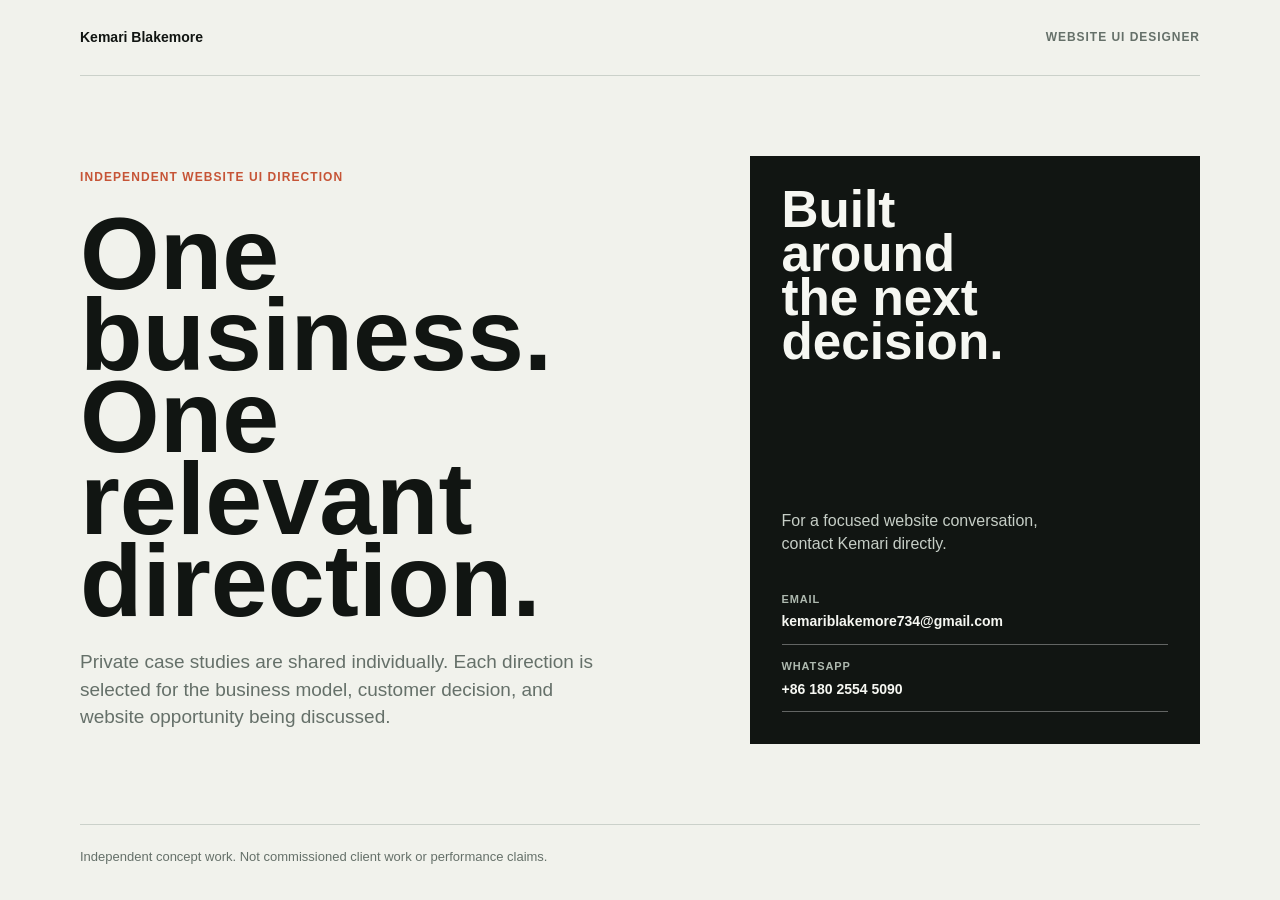
<file: index.html>
<!doctype html>
<html lang="en">
<head>
  <meta charset="utf-8">
  <meta name="viewport" content="width=device-width, initial-scale=1">
  <meta name="description" content="Independent website UI directions by Kemari Blakemore.">
  <title>Kemari Blakemore | Website UI Directions</title>
  <style>
    :root{--ink:#111512;--paper:#f1f2ec;--muted:#657069;--accent:#c65436;--line:#cbd1ca}*{box-sizing:border-box}body{min-height:100vh;margin:0;background:var(--paper);color:var(--ink);font-family:Inter,Arial,sans-serif;line-height:1.45}.wrap{width:min(1120px,calc(100% - 56px));margin:auto}.nav{display:flex;justify-content:space-between;align-items:center;min-height:76px;border-bottom:1px solid var(--line);font-size:14px;font-weight:850}.tag{color:var(--muted);font-size:12px;text-transform:uppercase;letter-spacing:.08em}.main{display:grid;grid-template-columns:1.15fr .85fr;gap:60px;min-height:calc(100vh - 152px);align-items:center;padding:80px 0}.eyebrow{margin:0;color:var(--accent);font-size:12px;font-weight:900;letter-spacing:.09em;text-transform:uppercase}h1{max-width:9ch;margin:26px 0;font-size:clamp(60px,8vw,128px);line-height:.8;letter-spacing:0}.intro{max-width:540px;margin:0;color:var(--muted);font-size:19px}.note{align-self:stretch;display:flex;flex-direction:column;justify-content:space-between;padding:32px;background:var(--ink);color:#f6f7f2}.note strong{max-width:8ch;font-size:clamp(34px,4vw,58px);line-height:.86}.note p{max-width:33ch;margin:0;color:#c6cec6}.contact{display:grid;gap:14px;margin-top:36px}.contact a{padding-bottom:12px;border-bottom:1px solid rgba(255,255,255,.34);color:inherit;font-size:14px;font-weight:800;text-decoration:none}.contact small{display:block;margin-bottom:4px;color:#aeb9af;font-size:11px;letter-spacing:.08em;text-transform:uppercase}.foot{padding:23px 0;border-top:1px solid var(--line);color:var(--muted);font-size:13px}@media(max-width:720px){.wrap{width:min(100% - 32px,1120px)}.main{grid-template-columns:1fr;gap:32px;min-height:calc(100vh - 132px);padding:54px 0}.nav{min-height:66px}.tag{display:none}h1{font-size:68px}.intro{font-size:17px}.note{min-height:310px;padding:26px}}
  </style>
</head>
<body>
  <header class="wrap nav"><span>Kemari Blakemore</span><span class="tag">Website UI Designer</span></header>
  <main class="wrap main">
    <section><p class="eyebrow">Independent website UI direction</p><h1>One business. One relevant direction.</h1><p class="intro">Private case studies are shared individually. Each direction is selected for the business model, customer decision, and website opportunity being discussed.</p></section>
    <aside class="note"><strong>Built around the next decision.</strong><div><p>For a focused website conversation, contact Kemari directly.</p><div class="contact"><a href="mailto:kemariblakemore734@gmail.com"><small>Email</small>kemariblakemore734@gmail.com</a><a href="https://wa.me/8618025545090"><small>WhatsApp</small>+86 180 2554 5090</a></div></div></aside>
  </main>
  <footer class="wrap foot">Independent concept work. Not commissioned client work or performance claims.</footer>
</body>
</html>
</file>
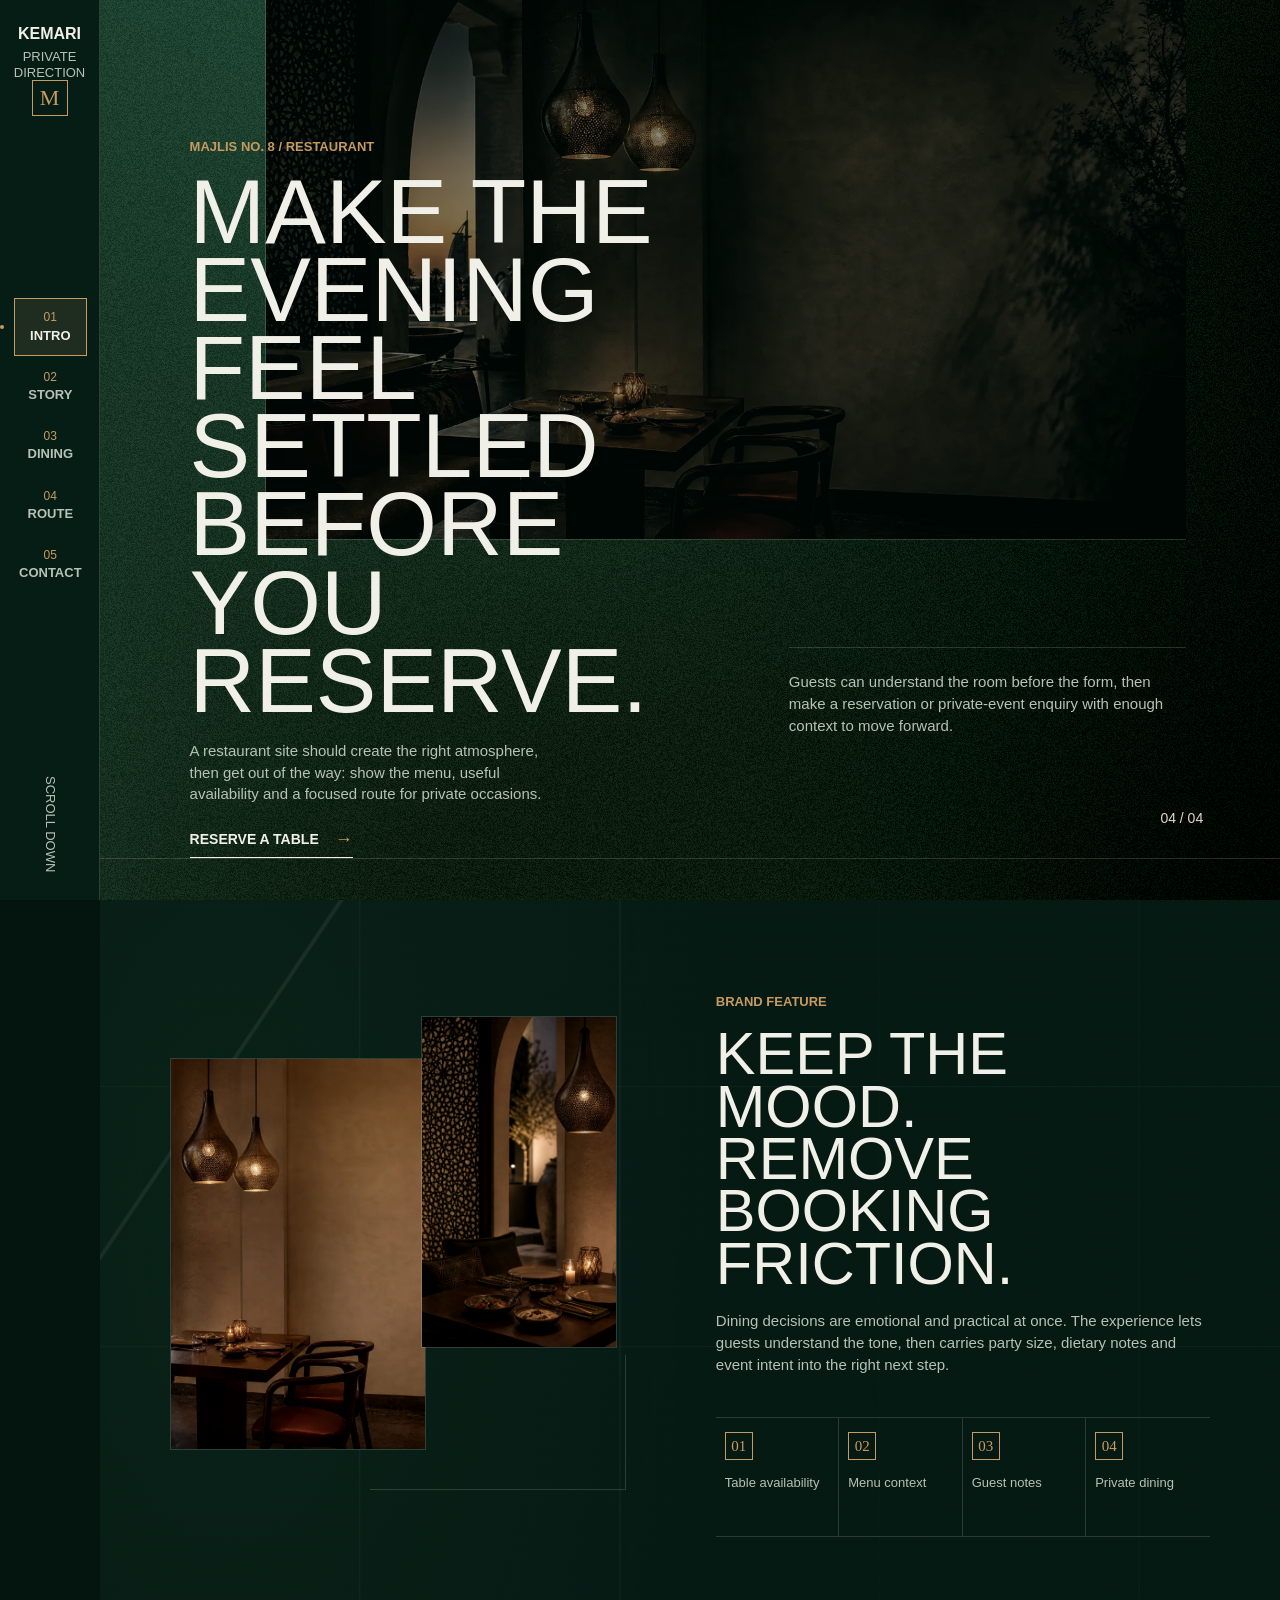
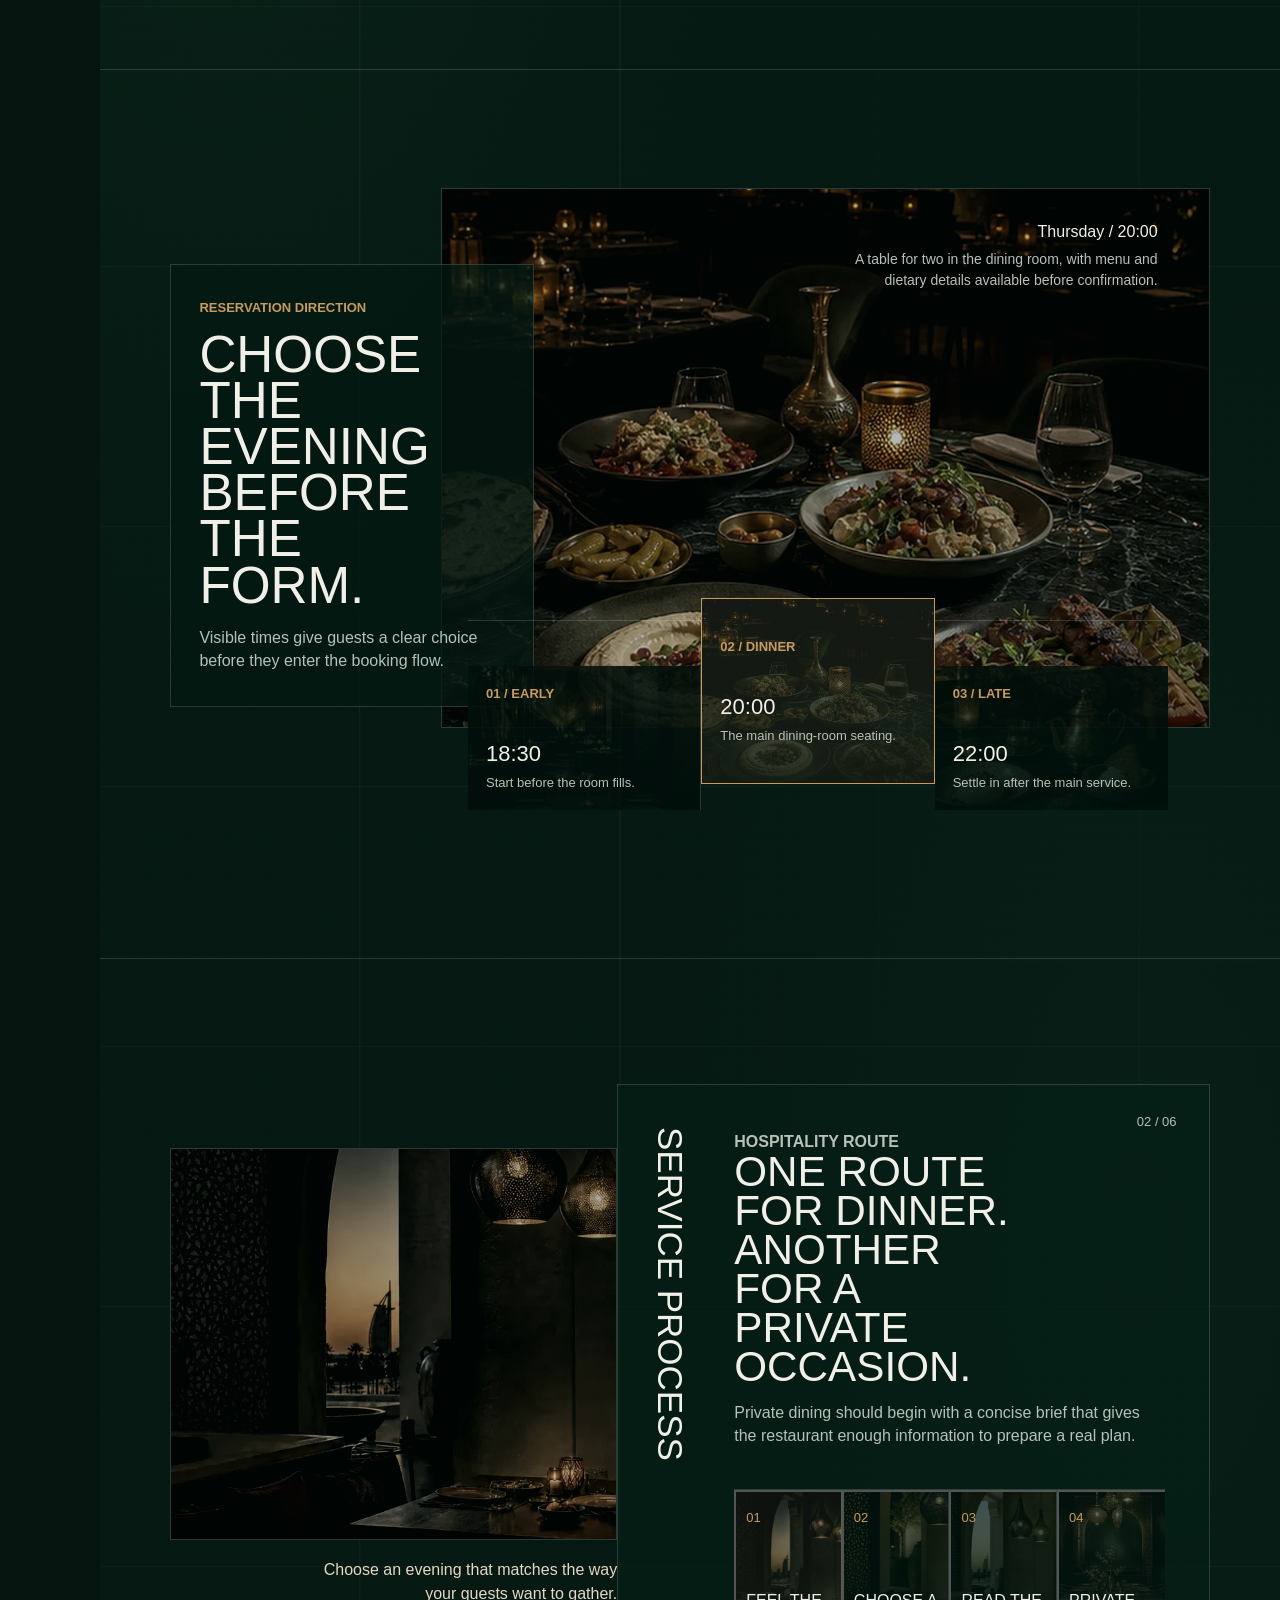
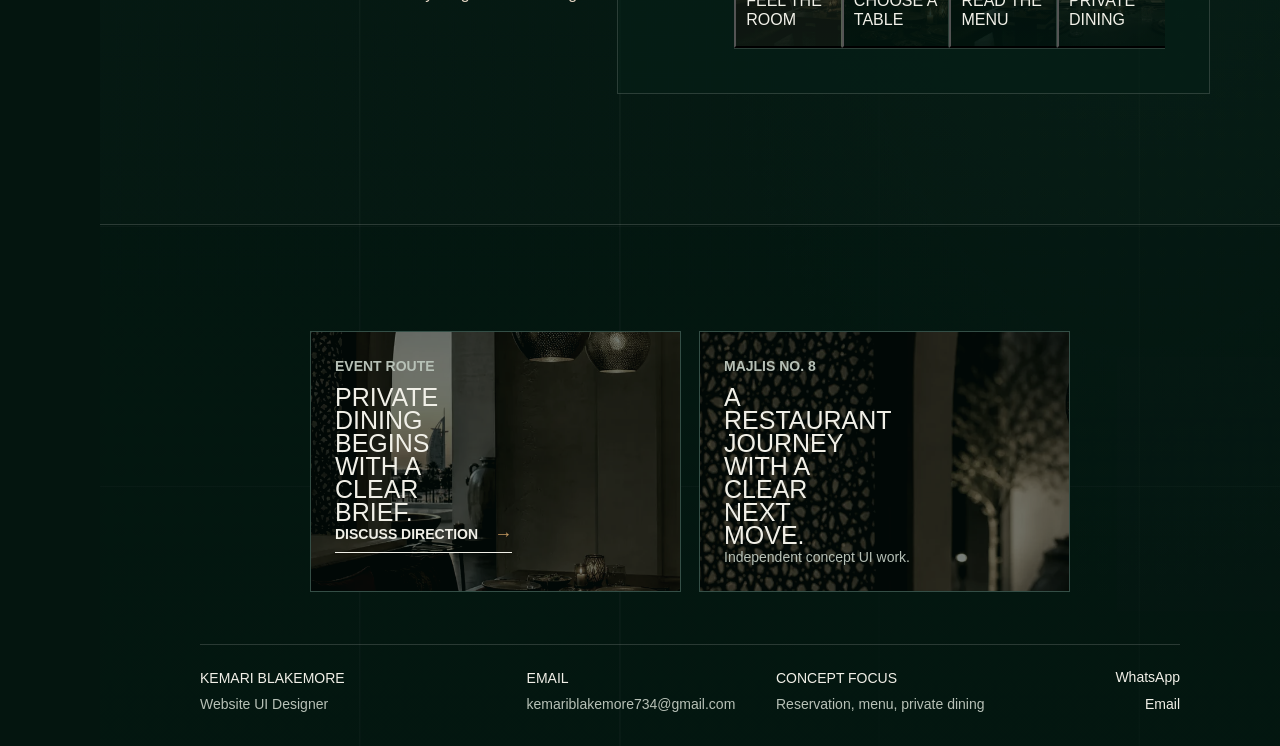
<file: majlis/index.html>
<!doctype html>
<html lang="en">
<head>
  <meta charset="utf-8">
  <meta name="viewport" content="width=device-width,initial-scale=1">
  <meta name="description" content="Majlis No. 8: a private UI direction for restaurant reservations and private dining.">
  <title>Majlis No. 8 | Private UI Direction</title>
  <link rel="preload" as="image" href="../assets/majlis-graded.webp" fetchpriority="high">
  <link rel="stylesheet" href="../assets/case-editorial.css?v=20260716-readability">
  <style>:root{--case-bg:#0a211b;--case-panel:#364333;--case-accent:#c69b62;--case-soft:#e6d7c5}</style>
</head>
<body>
  <aside class="case-rail" aria-label="Majlis direction">
    <div class="rail-brand">KEMARI<small>PRIVATE DIRECTION</small></div>
    <div class="rail-mark" aria-hidden="true">M</div>
    <nav class="rail-navigation" aria-label="Page sections" data-rail-navigation>
      <a href="#majlis-intro" aria-current="page"><span>01</span><b>INTRO</b></a>
      <a href="#majlis-story"><span>02</span><b>STORY</b></a>
      <a href="#reserve"><span>03</span><b>DINING</b></a>
      <a href="#majlis-path"><span>04</span><b>ROUTE</b></a>
      <a href="#majlis-contact"><span>05</span><b>CONTACT</b></a>
    </nav>
    <div class="rail-scroll">SCROLL DOWN</div>
  </aside>

  <main class="case-main case-main--grainient">
    <div class="grainient-background" data-grainient-background aria-hidden="true"></div>
    <section class="reference-hero editorial-grid" id="majlis-intro" data-rail-section aria-labelledby="majlis-title">
      <figure class="hero-stage"><img src="../assets/majlis-graded.webp" alt="A dark emerald Arabic restaurant interior with warm brass light" fetchpriority="high"></figure>
      <div class="hero-copy">
        <p class="eyebrow">Majlis No. 8 / restaurant</p>
        <h1 id="majlis-title">MAKE THE EVENING FEEL SETTLED BEFORE YOU RESERVE.</h1>
        <p>A restaurant site should create the right atmosphere, then get out of the way: show the menu, useful availability and a focused route for private occasions.</p>
        <a class="text-link" href="#reserve">Reserve a table <span aria-hidden="true">&rarr;</span></a>
      </div>
      <div class="hero-rule"><p>Guests can understand the room before the form, then make a reservation or private-event enquiry with enough context to move forward.</p></div>
      <span class="hero-index">04 / 04</span>
    </section>

    <section class="brand-feature editorial-grid" id="majlis-story" data-rail-section aria-labelledby="majlis-feature-title">
      <div class="section-inner">
        <div class="brand-visuals" aria-hidden="true">
          <figure class="visual-main"><img src="../assets/majlis-interior.webp" alt="" loading="lazy"></figure>
          <figure class="visual-detail"><img src="../assets/majlis-detail-graded.webp" alt="" loading="lazy"></figure>
        </div>
        <div class="brand-copy">
          <p class="eyebrow">Brand feature</p>
          <h2 id="majlis-feature-title">KEEP THE MOOD. REMOVE BOOKING FRICTION.</h2>
          <p>Dining decisions are emotional and practical at once. The experience lets guests understand the tone, then carries party size, dietary notes and event intent into the right next step.</p>
          <div class="feature-icons" aria-label="Majlis guest features">
            <div><b>01</b><span>Table availability</span></div>
            <div><b>02</b><span>Menu context</span></div>
            <div><b>03</b><span>Guest notes</span></div>
            <div><b>04</b><span>Private dining</span></div>
          </div>
        </div>
      </div>
    </section>

    <section class="category-showcase editorial-grid" id="reserve" data-rail-section aria-labelledby="majlis-category-title">
      <div class="category-frame">
        <figure class="category-media"><img data-choice-media src="../assets/majlis-choice-dinner.webp" alt="Restaurant dinner table with composed dishes and candlelight" loading="lazy"></figure>
        <div class="category-copy">
          <p class="eyebrow">Reservation direction</p>
          <h2 id="majlis-category-title">CHOOSE THE EVENING BEFORE THE FORM.</h2>
          <p>Visible times give guests a clear choice before they enter the booking flow.</p>
        </div>
        <p class="category-output" aria-live="polite"><strong id="majlis-output">Thursday / 20:00</strong><span id="majlis-copy">A table for two in the dining room, with menu and dietary details available before confirmation.</span></p>
        <div class="category-choices" role="group" aria-label="Choose a reservation time">
          <button class="category-choice" type="button" data-choice="Thursday / 18:30" data-copy="An early table for two, with time for an aperitif and a relaxed introduction to the menu." data-image="../assets/majlis-choice-early.webp" data-alt="Calm early restaurant table for two" style="--choice-image:url('../assets/majlis-choice-early.webp')" aria-pressed="false"><span class="choice-preview" aria-hidden="true"></span><small>01 / EARLY</small><b>18:30</b><span>Start before the room fills.</span></button>
          <button class="category-choice" type="button" data-choice="Thursday / 20:00" data-copy="A table for two in the dining room, with menu and dietary details available before confirmation." data-image="../assets/majlis-choice-dinner.webp" data-alt="Restaurant dinner table with composed dishes and candlelight" style="--choice-image:url('../assets/majlis-choice-dinner.webp')" aria-pressed="true"><span class="choice-preview" aria-hidden="true"></span><small>02 / DINNER</small><b>20:00</b><span>The main dining-room seating.</span></button>
          <button class="category-choice" type="button" data-choice="Thursday / 22:00" data-copy="A later table for dessert, slower conversation and a more relaxed service pace." data-image="../assets/majlis-choice-late.webp" data-alt="Late restaurant dessert with brass tea service" style="--choice-image:url('../assets/majlis-choice-late.webp')" aria-pressed="false"><span class="choice-preview" aria-hidden="true"></span><small>03 / LATE</small><b>22:00</b><span>Settle in after the main service.</span></button>
        </div>
      </div>
    </section>

    <section class="service-canvas editorial-grid" id="majlis-path" data-rail-section aria-labelledby="majlis-service-title">
      <div class="service-frame">
        <div class="service-visual-column">
          <figure class="service-photo"><img data-process-media src="../assets/majlis-moments-01.webp" alt="Majlis dining room prepared for an evening reservation" loading="lazy"></figure>
          <p class="service-status" id="majlis-status" aria-live="polite">Choose an evening that matches the way your guests want to gather.</p>
        </div>
        <div class="service-panel">
          <span class="service-title" aria-hidden="true">SERVICE PROCESS</span>
          <span class="service-page">02 / 06</span>
          <div class="service-copy">
            <p class="eyebrow">Hospitality route</p>
            <h2 id="majlis-service-title">ONE ROUTE FOR DINNER. ANOTHER FOR A PRIVATE OCCASION.</h2>
            <p>Private dining should begin with a concise brief that gives the restaurant enough information to prepare a real plan.</p>
            <div class="process-track" role="group" aria-label="Majlis guest process">
              <button class="process-step" type="button" data-step="Choose an evening that matches the way your guests want to gather." data-process-image="../assets/majlis-moments-01.webp" data-process-alt="Majlis dining room prepared for an evening reservation" style="--process-image:url('../assets/majlis-moments-01.webp')" aria-pressed="true"><span class="process-preview" aria-hidden="true"></span><small>01</small><b>FEEL THE ROOM</b></button>
              <button class="process-step" type="button" data-step="Choose a table with the time, party size and room context already clear." data-process-image="../assets/majlis-moments-02.webp" data-process-alt="A candlelit table and patterned screen for a private dinner" style="--process-image:url('../assets/majlis-moments-02.webp')" aria-pressed="false"><span class="process-preview" aria-hidden="true"></span><small>02</small><b>CHOOSE A TABLE</b></button>
              <button class="process-step" type="button" data-step="Read the menu with dietary needs and courses visible before confirmation." data-process-image="../assets/majlis-moments-03.webp" data-process-alt="Warm evening dining room ready for a group" style="--process-image:url('../assets/majlis-moments-03.webp')" aria-pressed="false"><span class="process-preview" aria-hidden="true"></span><small>03</small><b>READ THE MENU</b></button>
              <button class="process-step" type="button" data-step="Start a private-dining enquiry with the group size, occasion and service needs." data-process-image="../assets/majlis-private-dining-v2.webp" data-process-alt="Private dining table prepared for eight guests at Majlis No. 8" style="--process-image:url('../assets/majlis-private-dining-v2.webp')" aria-pressed="false"><span class="process-preview" aria-hidden="true"></span><small>04</small><b>PRIVATE DINING</b></button>
            </div>
          </div>
        </div>
      </div>
    </section>

    <footer class="micro-footer" id="majlis-contact" data-rail-section>
      <div class="footer-tiles">
        <section class="footer-tile">
          <img src="../assets/majlis-moments-03.webp" alt="Warm evening dining room ready for a group" loading="lazy">
          <div class="footer-tile-copy"><div><p class="eyebrow">Event route</p><h2>PRIVATE DINING BEGINS WITH A CLEAR BRIEF.</h2></div><a class="text-link" href="mailto:kemariblakemore734@gmail.com?subject=Majlis%20website%20direction">Discuss direction <span aria-hidden="true">&rarr;</span></a></div>
        </section>
        <section class="footer-tile">
          <img src="../assets/majlis-moments-04.webp" alt="Lantern, arch and private dining table at Majlis" loading="lazy">
          <div class="footer-tile-copy"><div><p class="eyebrow">Majlis No. 8</p><h2>A RESTAURANT JOURNEY WITH A CLEAR NEXT MOVE.</h2></div><p>Independent concept UI work.</p></div>
        </section>
      </div>
      <div class="footer-meta"><div><strong>KEMARI BLAKEMORE</strong>Website UI Designer</div><div><strong>EMAIL</strong><a href="mailto:kemariblakemore734@gmail.com">kemariblakemore734@gmail.com</a></div><div><strong>CONCEPT FOCUS</strong>Reservation, menu, private dining</div><div class="footer-social"><a href="https://wa.me/8618025545090">WhatsApp</a><a href="mailto:kemariblakemore734@gmail.com">Email</a></div></div>
    </footer>
  </main>
  <script>
    const categoryImage=document.querySelector('[data-choice-media]');
    const processImage=document.querySelector('[data-process-media]');
    document.querySelectorAll('[data-choice]').forEach((button)=>button.addEventListener('click',()=>{
      document.querySelectorAll('[data-choice]').forEach((item)=>item.setAttribute('aria-pressed','false'));
      button.setAttribute('aria-pressed','true');
      categoryImage.src=button.dataset.image;
      categoryImage.alt=button.dataset.alt;
      document.querySelector('#majlis-output').textContent=button.dataset.choice;
      document.querySelector('#majlis-copy').textContent=button.dataset.copy;
    }));
    document.querySelectorAll('[data-step]').forEach((button)=>button.addEventListener('click',()=>{
      document.querySelectorAll('[data-step]').forEach((item)=>item.setAttribute('aria-pressed','false'));
      button.setAttribute('aria-pressed','true');
      processImage.src=button.dataset.processImage;
      processImage.alt=button.dataset.processAlt;
      document.querySelector('#majlis-status').textContent=button.dataset.step;
    }));
  </script>
  <script src="../assets/case-rail-navigation.js" defer></script>
  <script src="../assets/grainient-background.js" defer></script>
</body>
</html>
</file>
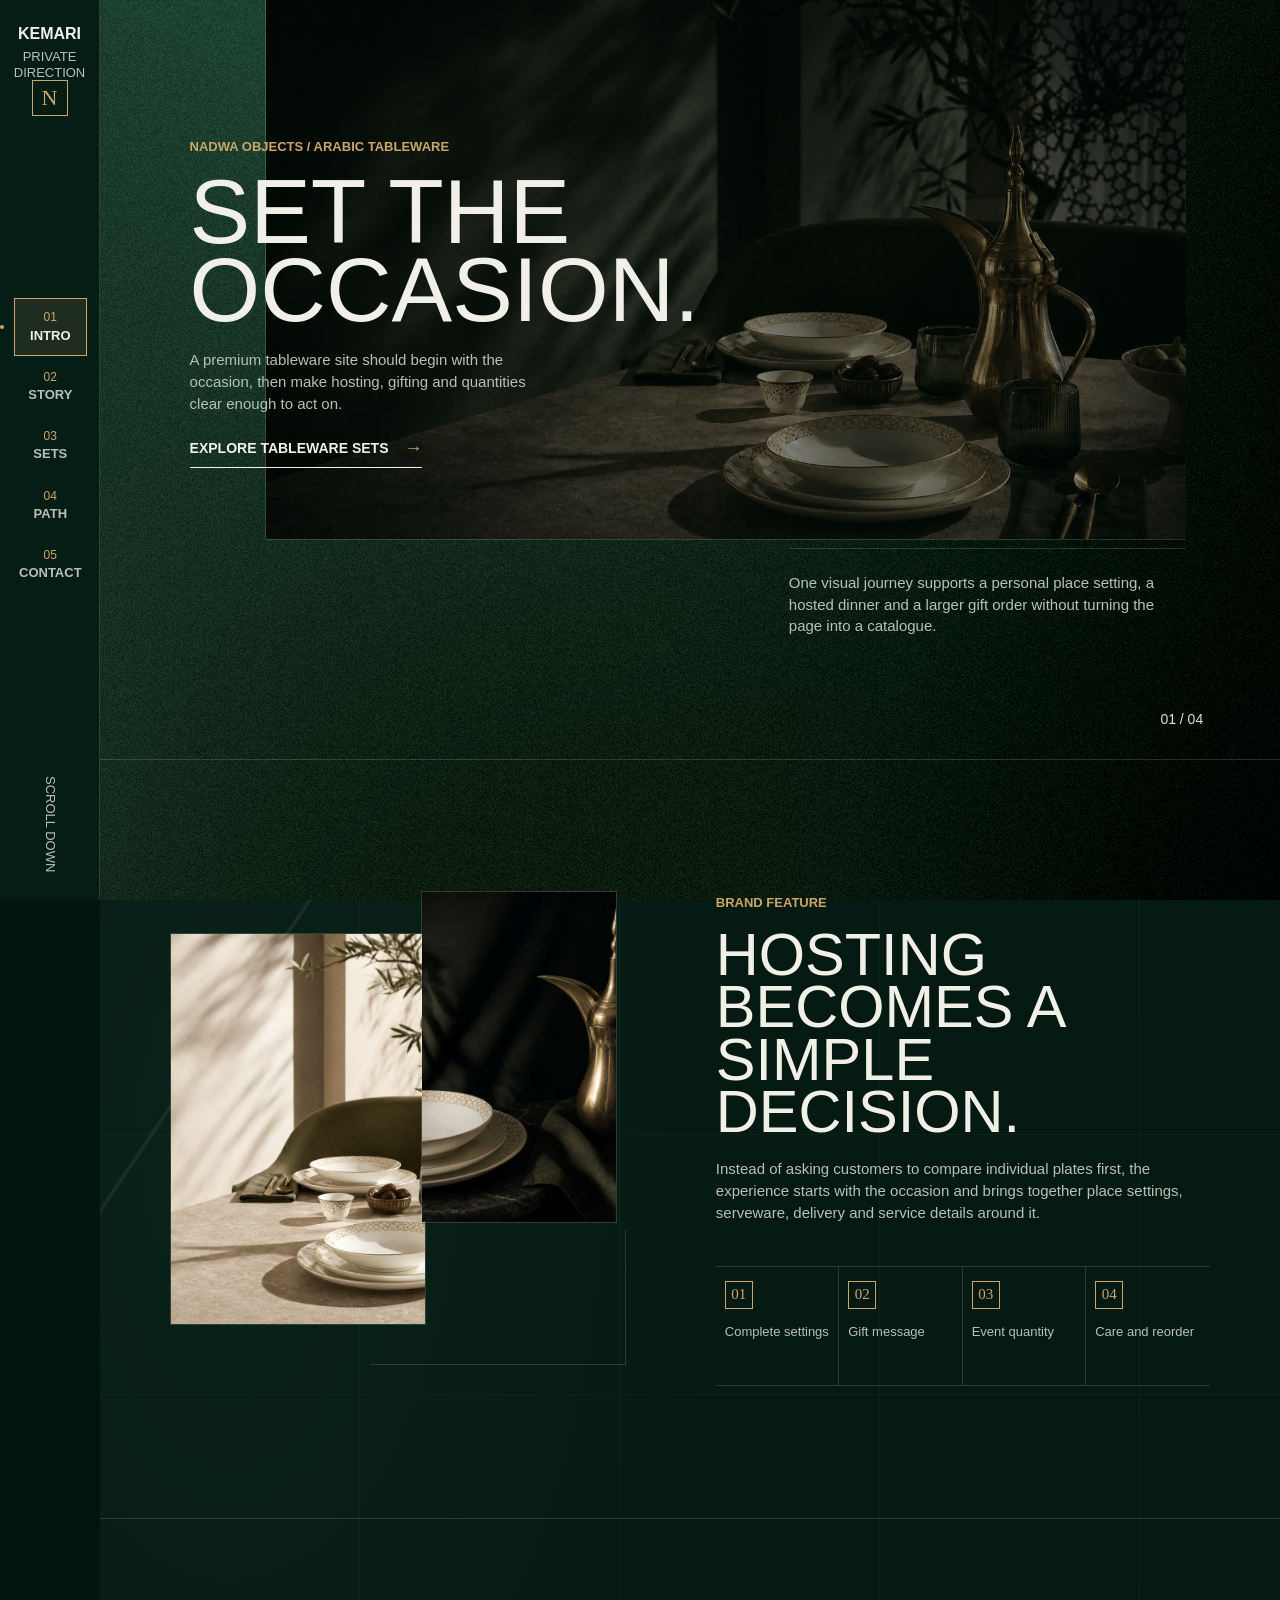
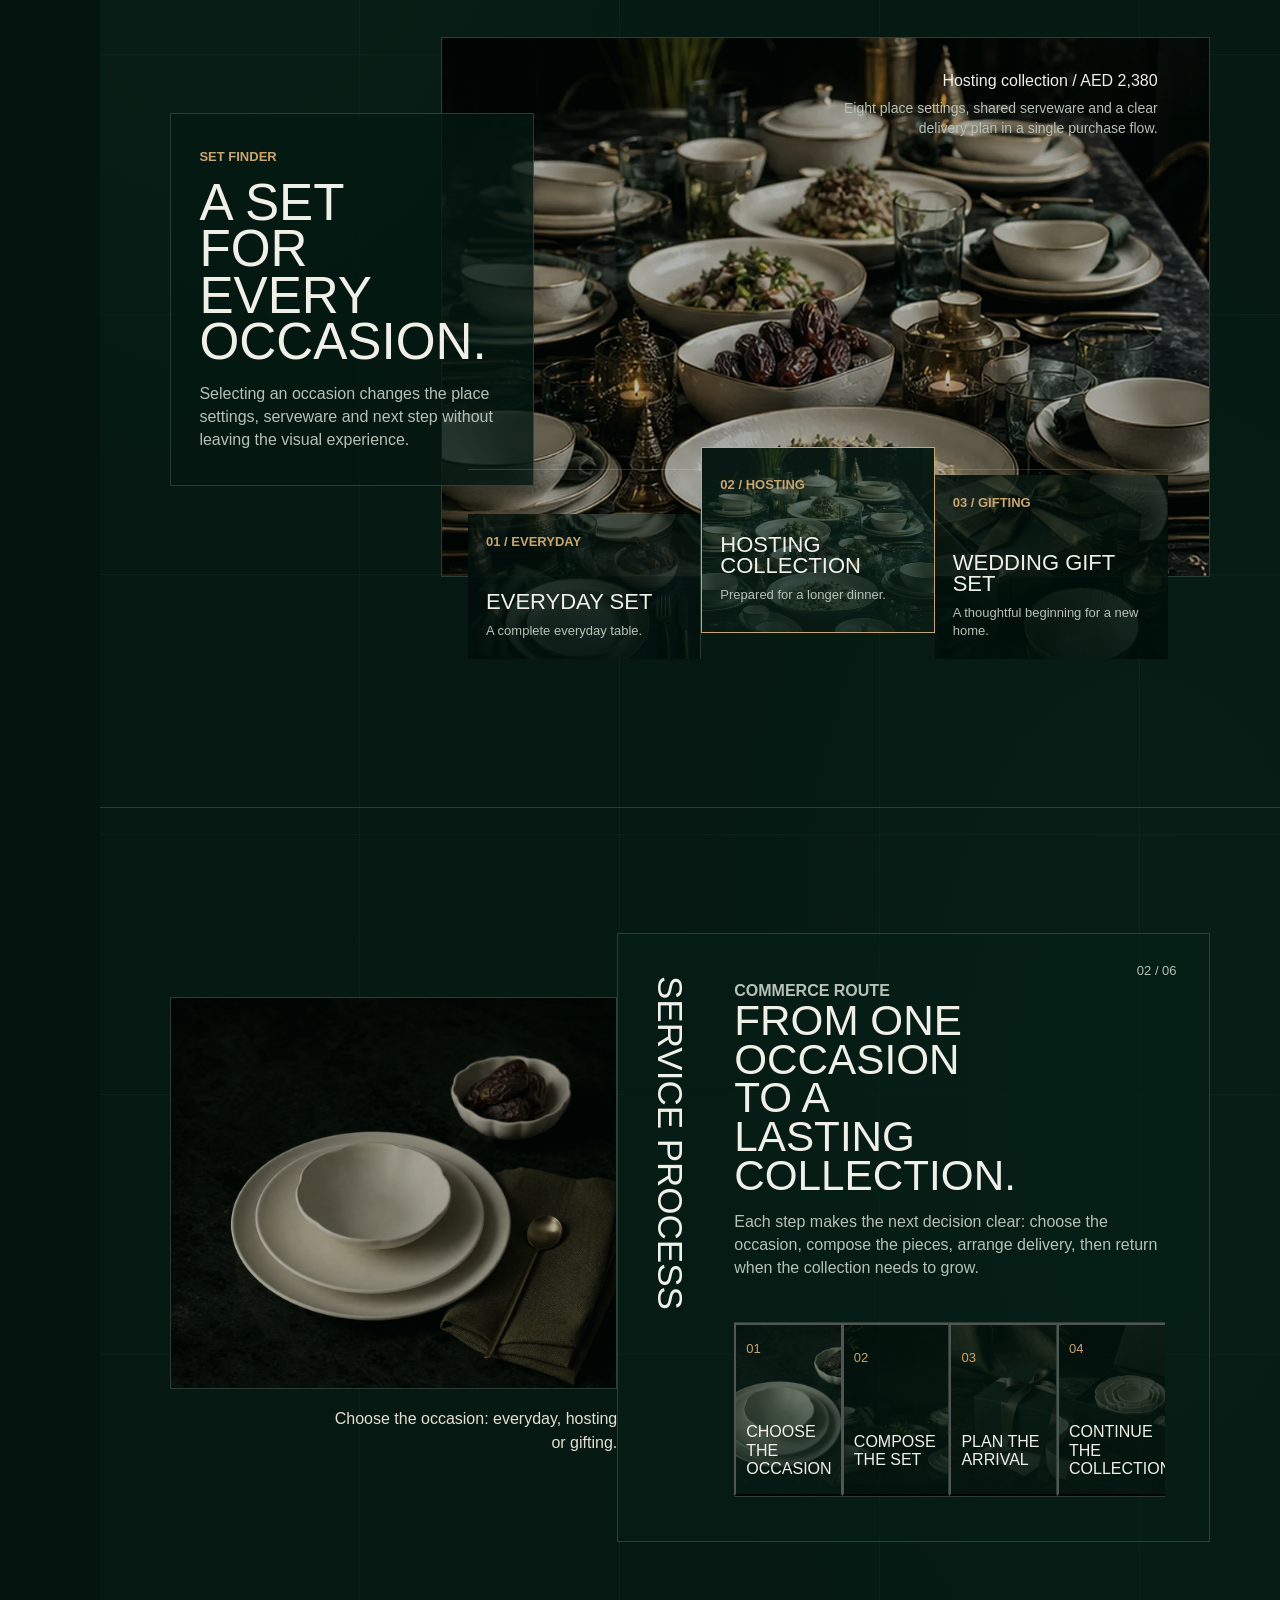
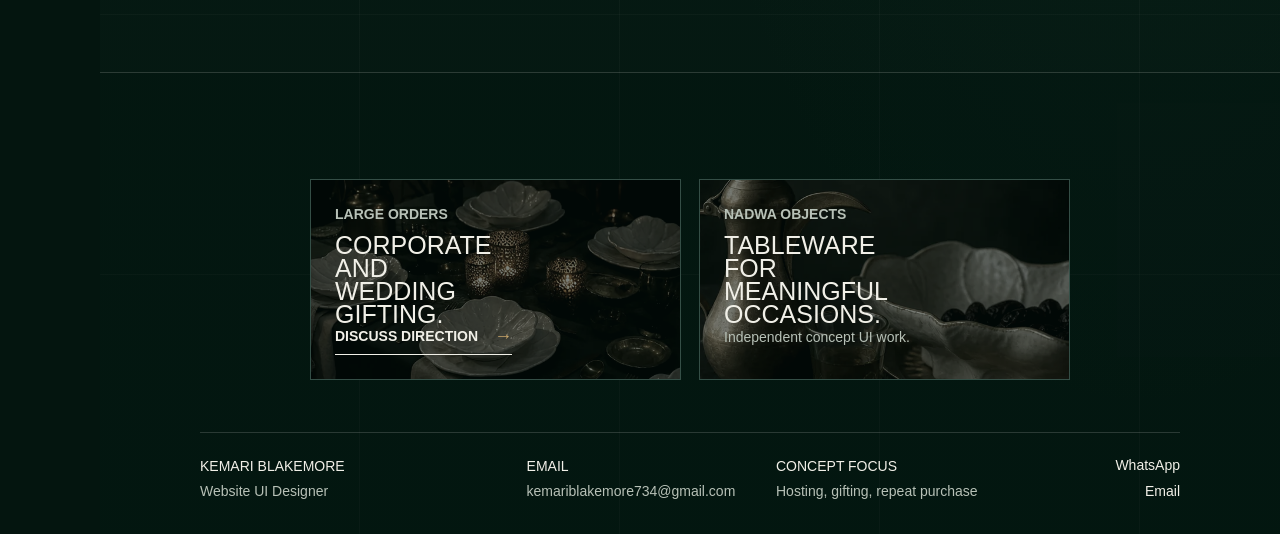
<file: nadwa/index.html>
<!doctype html>
<html lang="en">
<head>
  <meta charset="utf-8">
  <meta name="viewport" content="width=device-width,initial-scale=1">
  <meta name="description" content="Nadwa Objects: a private UI direction for premium Arabic tableware.">
  <title>Nadwa Objects | Private UI Direction</title>
  <link rel="preload" as="image" href="../assets/nadwa-graded.webp" fetchpriority="high">
  <link rel="stylesheet" href="../assets/case-editorial.css?v=20260716-readability">
  <style>:root{--case-bg:#08261d;--case-panel:#164236;--case-accent:#caa66a;--case-soft:#e7dfd0}</style>
</head>
<body>
  <aside class="case-rail" aria-label="Nadwa direction">
    <div class="rail-brand">KEMARI<small>PRIVATE DIRECTION</small></div>
    <div class="rail-mark" aria-hidden="true">N</div>
    <nav class="rail-navigation" aria-label="Page sections" data-rail-navigation>
      <a href="#nadwa-intro" aria-current="page"><span>01</span><b>INTRO</b></a>
      <a href="#nadwa-story"><span>02</span><b>STORY</b></a>
      <a href="#table-builder"><span>03</span><b>SETS</b></a>
      <a href="#nadwa-path"><span>04</span><b>PATH</b></a>
      <a href="#nadwa-contact"><span>05</span><b>CONTACT</b></a>
    </nav>
    <div class="rail-scroll">SCROLL DOWN</div>
  </aside>

  <main class="case-main case-main--grainient">
    <div class="grainient-background" data-grainient-background aria-hidden="true"></div>
    <section class="reference-hero editorial-grid" id="nadwa-intro" data-rail-section aria-labelledby="nadwa-title">
      <figure class="hero-stage"><img src="../assets/nadwa-graded.webp" alt="A refined Arabic tableware setting with porcelain and brass" fetchpriority="high"></figure>
      <div class="hero-copy">
        <p class="eyebrow">Nadwa Objects / Arabic tableware</p>
        <h1 id="nadwa-title">SET THE OCCASION.</h1>
        <p>A premium tableware site should begin with the occasion, then make hosting, gifting and quantities clear enough to act on.</p>
        <a class="text-link" href="#table-builder">Explore tableware sets <span aria-hidden="true">&rarr;</span></a>
      </div>
        <div class="hero-rule"><p>One visual journey supports a personal place setting, a hosted dinner and a larger gift order without turning the page into a catalogue.</p></div>
      <span class="hero-index">01 / 04</span>
    </section>

    <section class="brand-feature editorial-grid" id="nadwa-story" data-rail-section aria-labelledby="nadwa-feature-title">
      <div class="section-inner">
        <div class="brand-visuals" aria-hidden="true">
          <figure class="visual-main"><img src="../assets/nadwa-tableware.webp" alt="" loading="lazy"></figure>
          <figure class="visual-detail"><img src="../assets/nadwa-detail-graded.webp" alt="" loading="lazy"></figure>
        </div>
        <div class="brand-copy">
          <p class="eyebrow">Brand feature</p>
          <h2 id="nadwa-feature-title">HOSTING BECOMES A SIMPLE DECISION.</h2>
          <p>Instead of asking customers to compare individual plates first, the experience starts with the occasion and brings together place settings, serveware, delivery and service details around it.</p>
          <div class="feature-icons" aria-label="Nadwa commerce features">
            <div><b>01</b><span>Complete settings</span></div>
            <div><b>02</b><span>Gift message</span></div>
            <div><b>03</b><span>Event quantity</span></div>
            <div><b>04</b><span>Care and reorder</span></div>
          </div>
        </div>
      </div>
    </section>

    <section class="category-showcase editorial-grid" id="table-builder" data-rail-section aria-labelledby="nadwa-category-title">
      <div class="category-frame">
        <figure class="category-media"><img data-choice-media src="../assets/nadwa-choice-hosting.webp" alt="Nadwa hosting table with porcelain serveware and candles" loading="lazy"></figure>
        <div class="category-copy">
          <p class="eyebrow">Set finder</p>
          <h2 id="nadwa-category-title">A SET FOR EVERY OCCASION.</h2>
          <p>Selecting an occasion changes the place settings, serveware and next step without leaving the visual experience.</p>
        </div>
        <p class="category-output" aria-live="polite"><strong id="nadwa-output">Hosting collection / AED 2,380</strong><span id="nadwa-copy">Eight place settings, shared serveware and a clear delivery plan in a single purchase flow.</span></p>
        <div class="category-choices" role="group" aria-label="Choose a tableware occasion">
          <button class="category-choice" type="button" data-choice="Everyday set / AED 1,240" data-copy="Four place settings create a complete everyday table without making customers choose piece by piece." data-image="../assets/nadwa-choice-home.webp" data-alt="Everyday Nadwa porcelain place setting for two with dates and linen" style="--choice-image:url('../assets/nadwa-choice-home.webp')" aria-pressed="false"><span class="choice-preview" aria-hidden="true"></span><small>01 / EVERYDAY</small><b>EVERYDAY SET</b><span>A complete everyday table.</span></button>
          <button class="category-choice" type="button" data-choice="Hosting collection / AED 2,380" data-copy="Eight place settings, shared serveware and a clear delivery plan in a single purchase flow." data-image="../assets/nadwa-choice-hosting.webp" data-alt="Nadwa hosting place settings with porcelain serveware and candles" style="--choice-image:url('../assets/nadwa-choice-hosting.webp')" aria-pressed="true"><span class="choice-preview" aria-hidden="true"></span><small>02 / HOSTING</small><b>HOSTING COLLECTION</b><span>Prepared for a longer dinner.</span></button>
          <button class="category-choice" type="button" data-choice="Wedding gift set / AED 1,680" data-copy="A boxed set, a personal note and scheduled delivery make gifting feel considered from start to finish." data-image="../assets/nadwa-choice-gifting.webp" data-alt="Nadwa wedding gift set with porcelain and olive ribbon" style="--choice-image:url('../assets/nadwa-choice-gifting.webp')" aria-pressed="false"><span class="choice-preview" aria-hidden="true"></span><small>03 / GIFTING</small><b>WEDDING GIFT SET</b><span>A thoughtful beginning for a new home.</span></button>
        </div>
      </div>
    </section>

    <section class="service-canvas editorial-grid" id="nadwa-path" data-rail-section aria-labelledby="nadwa-service-title">
      <div class="service-frame">
        <div class="service-visual-column">
          <figure class="service-photo"><img data-process-media src="../assets/nadwa-process-setting.webp" alt="Ivory porcelain place setting with dates, olive linen and brass spoon" loading="lazy"></figure>
          <p class="service-status" id="nadwa-status" aria-live="polite">Choose the occasion: everyday, hosting or gifting.</p>
        </div>
        <div class="service-panel">
          <span class="service-title" aria-hidden="true">SERVICE PROCESS</span>
          <span class="service-page">02 / 06</span>
          <div class="service-copy">
            <p class="eyebrow">Commerce route</p>
            <h2 id="nadwa-service-title">FROM ONE OCCASION TO A LASTING COLLECTION.</h2>
            <p>Each step makes the next decision clear: choose the occasion, compose the pieces, arrange delivery, then return when the collection needs to grow.</p>
            <div class="process-track" role="group" aria-label="Nadwa customer process">
              <button class="process-step" type="button" data-step="Choose the occasion: everyday, hosting or gifting." data-process-image="../assets/nadwa-process-setting.webp" data-process-alt="Ivory porcelain place setting with dates, olive linen and brass spoon" style="--process-image:url('../assets/nadwa-process-setting.webp')" aria-pressed="true"><span class="process-preview" aria-hidden="true"></span><small>01</small><b>CHOOSE THE OCCASION</b></button>
              <button class="process-step" type="button" data-step="Compose the set: place settings, serveware and quantity for the people you are welcoming." data-process-image="../assets/nadwa-process-hosting.webp" data-process-alt="Hosted dinner with ivory porcelain, olive linen and brass candle holders" style="--process-image:url('../assets/nadwa-process-hosting.webp')" aria-pressed="false"><span class="process-preview" aria-hidden="true"></span><small>02</small><b>COMPOSE THE SET</b></button>
              <button class="process-step" type="button" data-step="Plan the arrival: confirm the occasion, personal note and delivery timing." data-process-image="../assets/nadwa-process-gifting.webp" data-process-alt="Deep-green tableware gift box with bronze ribbon and ivory porcelain cup" style="--process-image:url('../assets/nadwa-process-gifting.webp')" aria-pressed="false"><span class="process-preview" aria-hidden="true"></span><small>03</small><b>PLAN THE ARRIVAL</b></button>
              <button class="process-step" type="button" data-step="Continue the collection: reorder pieces, replace essentials or begin the next occasion." data-process-image="../assets/nadwa-process-collection.webp" data-process-alt="Open deep-green box with nested ivory porcelain bowls for collection care" style="--process-image:url('../assets/nadwa-process-collection.webp')" aria-pressed="false"><span class="process-preview" aria-hidden="true"></span><small>04</small><b>CONTINUE THE COLLECTION</b></button>
            </div>
          </div>
        </div>
      </div>
    </section>

    <footer class="micro-footer" id="nadwa-contact" data-rail-section>
      <div class="footer-tiles">
        <section class="footer-tile">
          <img src="../assets/nadwa-moments-03.webp" alt="Candlelit tableware setting for a group dinner" loading="lazy">
          <div class="footer-tile-copy"><div><p class="eyebrow">Large orders</p><h2>Corporate and wedding gifting.</h2></div><a class="text-link" href="mailto:kemariblakemore734@gmail.com?subject=Nadwa%20website%20direction">Discuss direction <span aria-hidden="true">&rarr;</span></a></div>
        </section>
        <section class="footer-tile">
          <img src="../assets/nadwa-moments-04.webp" alt="Brass coffee pot and ceramic serving bowl" loading="lazy">
          <div class="footer-tile-copy"><div><p class="eyebrow">Nadwa Objects</p><h2>TABLEWARE FOR MEANINGFUL OCCASIONS.</h2></div><p>Independent concept UI work.</p></div>
        </section>
      </div>
      <div class="footer-meta"><div><strong>KEMARI BLAKEMORE</strong>Website UI Designer</div><div><strong>EMAIL</strong><a href="mailto:kemariblakemore734@gmail.com">kemariblakemore734@gmail.com</a></div><div><strong>CONCEPT FOCUS</strong>Hosting, gifting, repeat purchase</div><div class="footer-social"><a href="https://wa.me/8618025545090">WhatsApp</a><a href="mailto:kemariblakemore734@gmail.com">Email</a></div></div>
    </footer>
  </main>
  <script>
    const categoryImage=document.querySelector('[data-choice-media]');
    document.querySelectorAll('[data-choice]').forEach((button)=>button.addEventListener('click',()=>{
      document.querySelectorAll('[data-choice]').forEach((item)=>item.setAttribute('aria-pressed','false'));
      button.setAttribute('aria-pressed','true');
      categoryImage.src=button.dataset.image;
      categoryImage.alt=button.dataset.alt;
      document.querySelector('#nadwa-output').textContent=button.dataset.choice;
      document.querySelector('#nadwa-copy').textContent=button.dataset.copy;
    }));
    const processImage=document.querySelector('[data-process-media]');
    document.querySelectorAll('[data-step]').forEach((button)=>button.addEventListener('click',()=>{
      document.querySelectorAll('[data-step]').forEach((item)=>item.setAttribute('aria-pressed','false'));
      button.setAttribute('aria-pressed','true');
      processImage.src=button.dataset.processImage;
      processImage.alt=button.dataset.processAlt;
      document.querySelector('#nadwa-status').textContent=button.dataset.step;
    }));
  </script>
  <script src="../assets/case-rail-navigation.js" defer></script>
  <script src="../assets/grainient-background.js" defer></script>
</body>
</html>
</file>
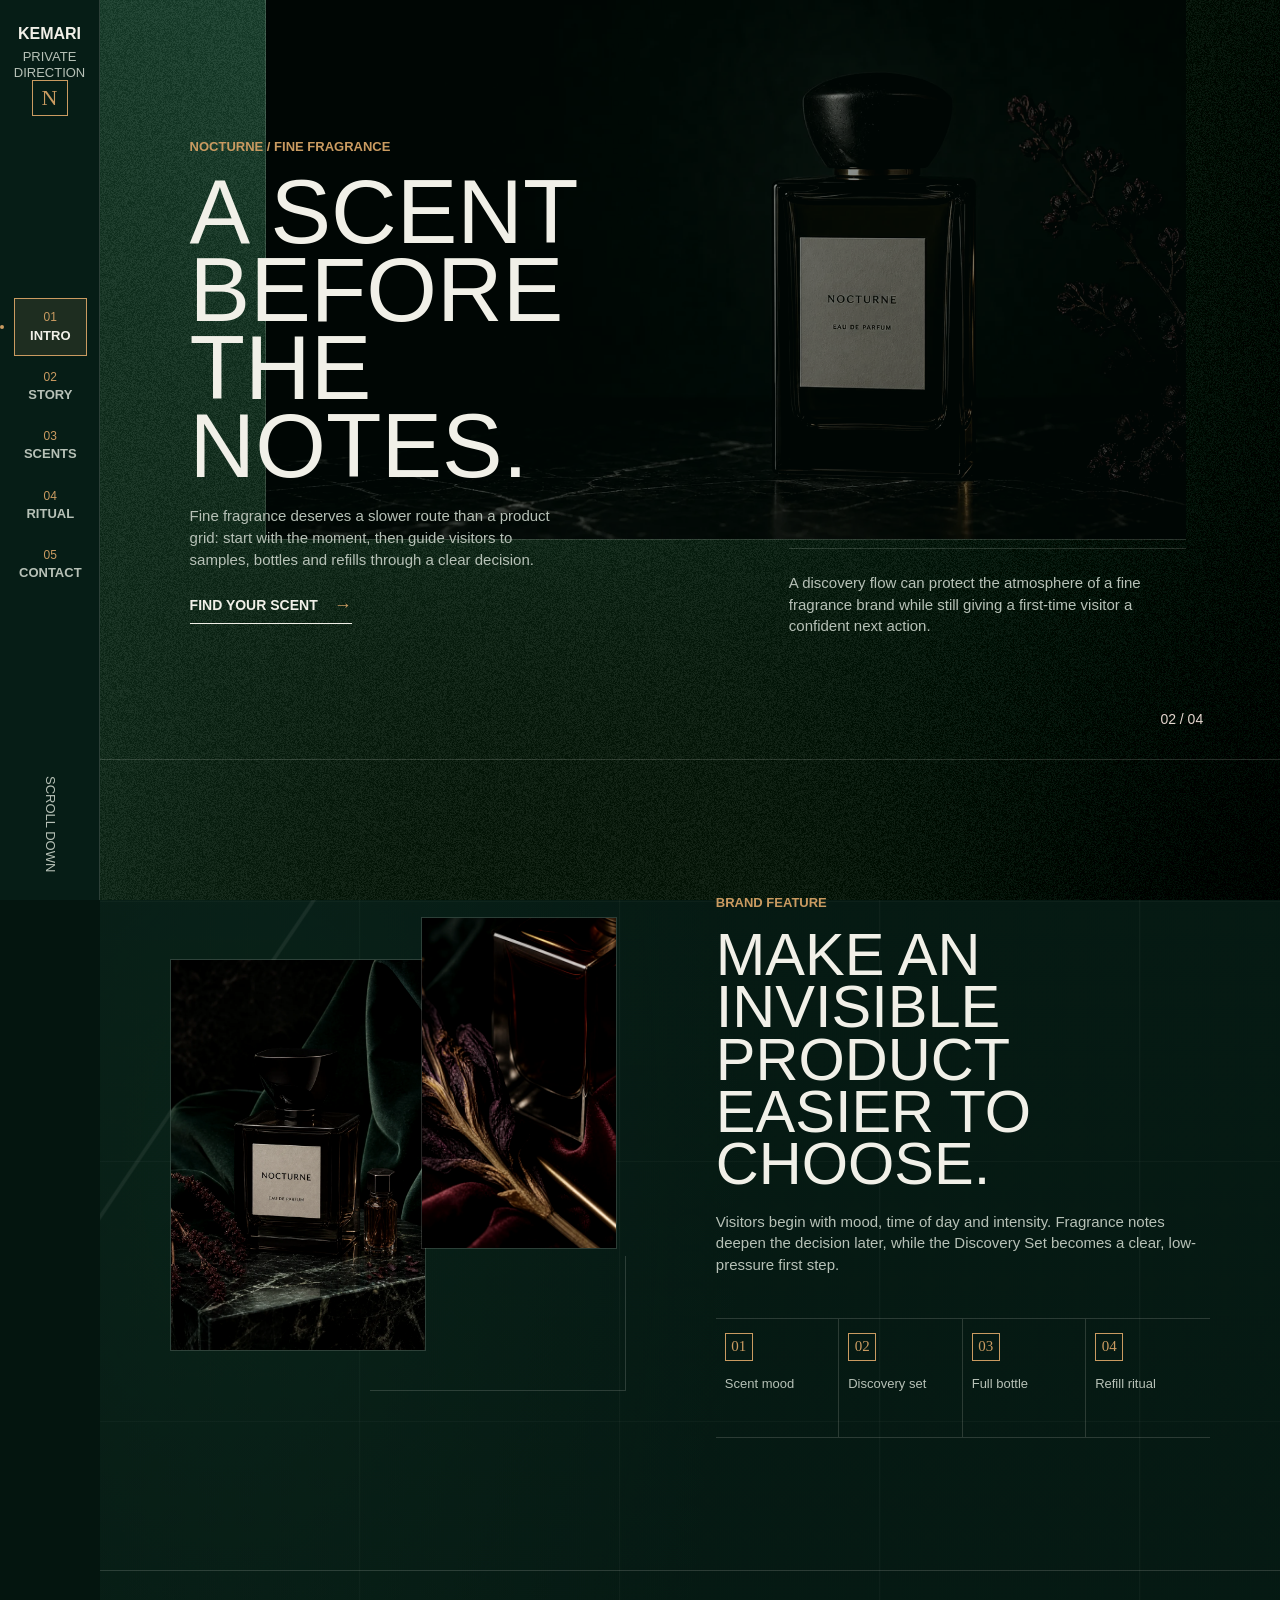
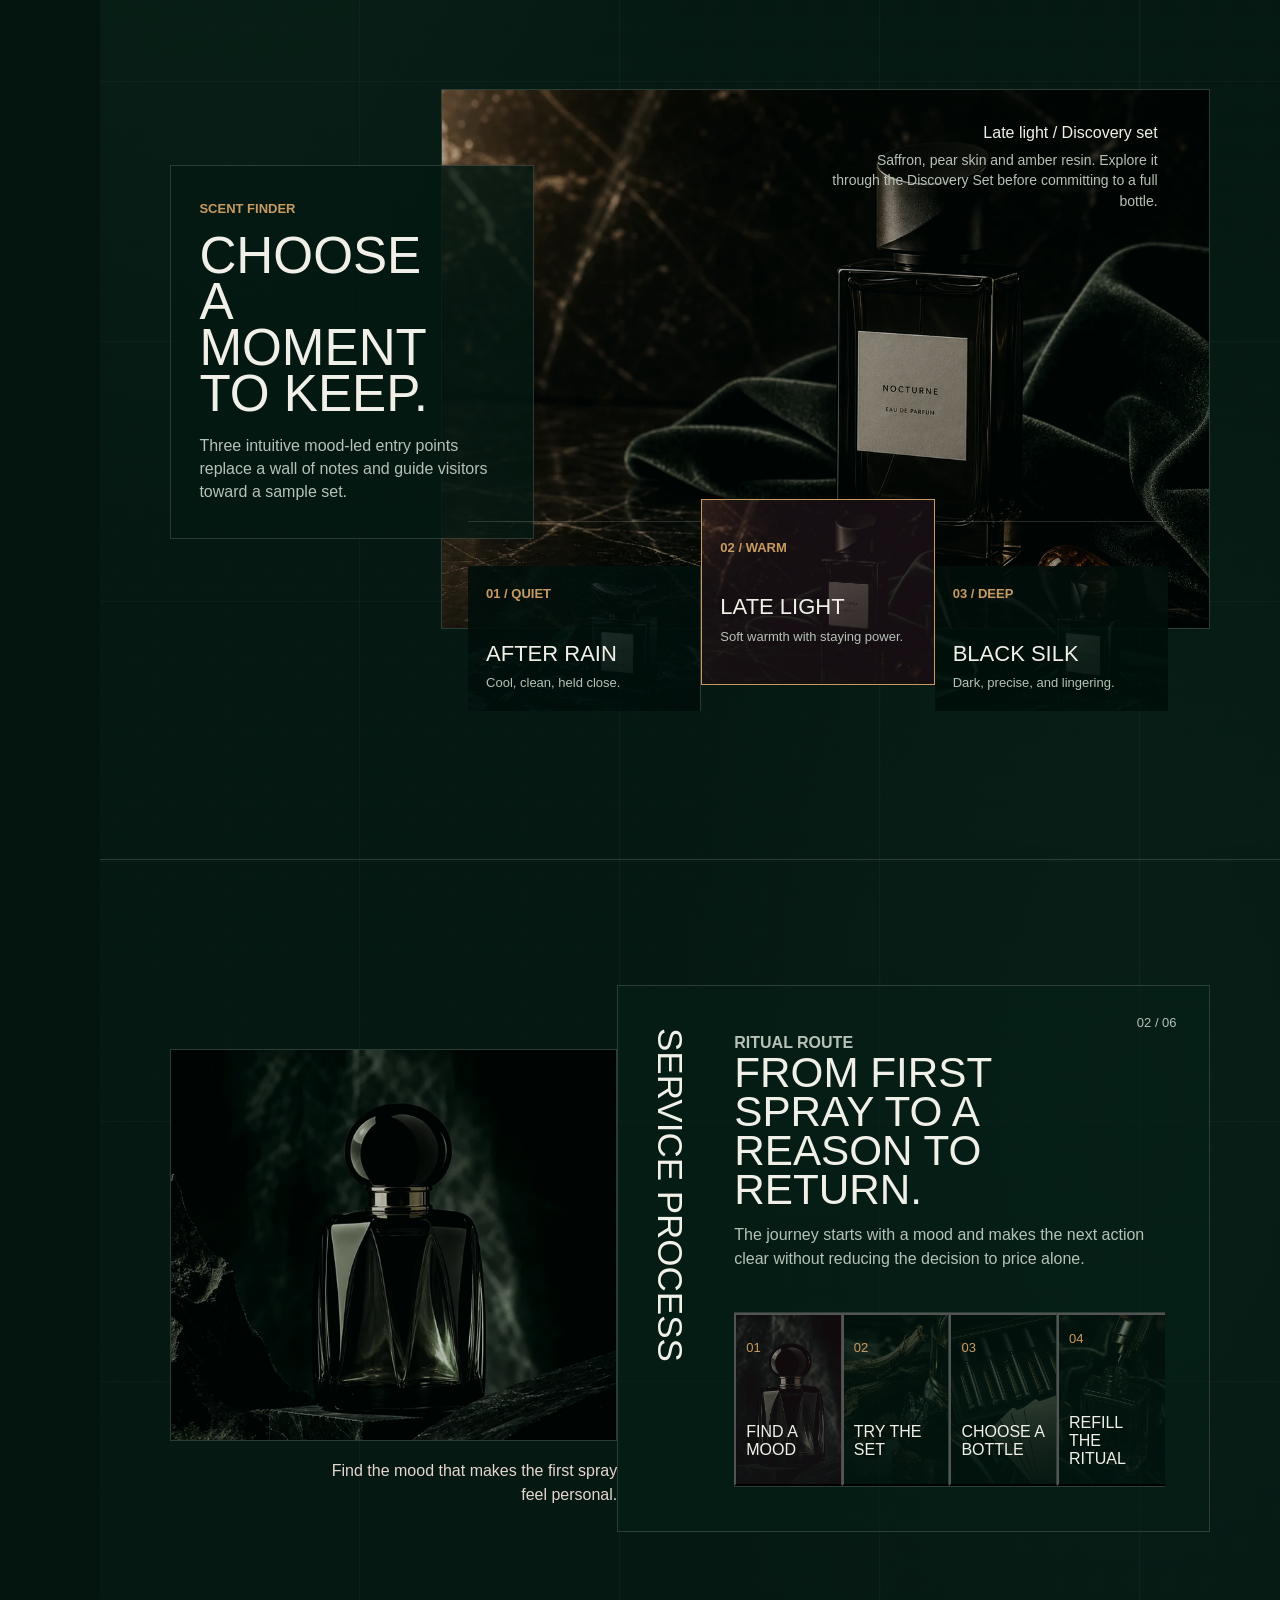
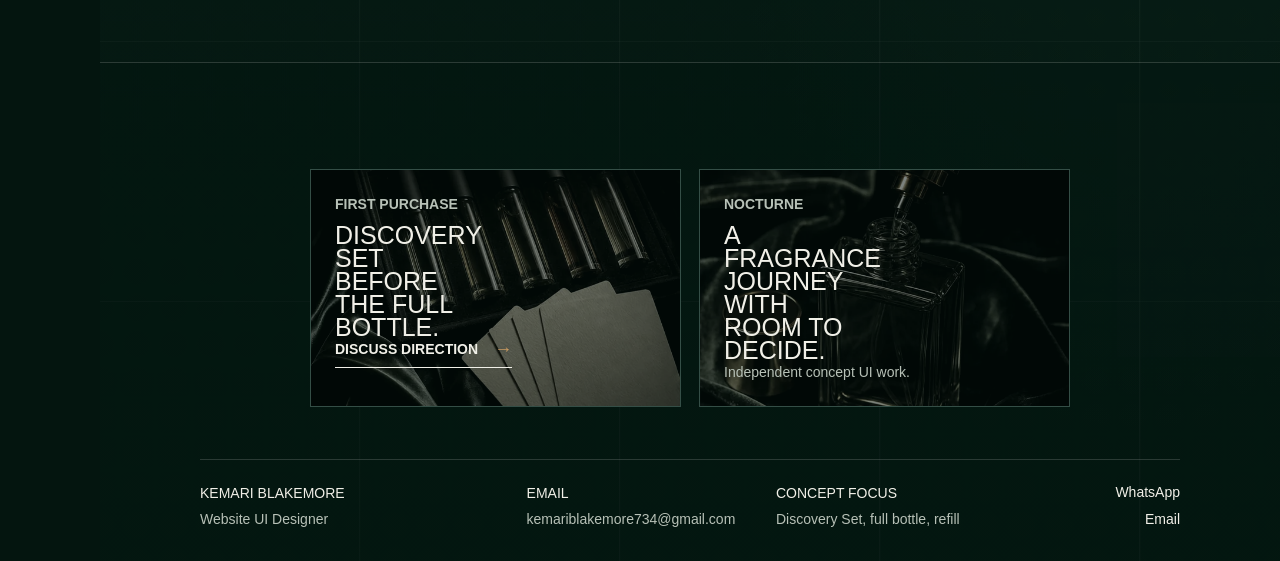
<file: nocturne/index.html>
<!doctype html>
<html lang="en">
<head>
  <meta charset="utf-8">
  <meta name="viewport" content="width=device-width,initial-scale=1">
  <meta name="description" content="Nocturne: a private UI direction for fine fragrance discovery.">
  <title>Nocturne | Private UI Direction</title>
  <link rel="preload" as="image" href="../assets/nocturne-graded-v2.webp" fetchpriority="high">
  <link rel="stylesheet" href="../assets/case-editorial.css?v=20260716-readability">
  <style>:root{--case-bg:#10221e;--case-panel:#3b2530;--case-accent:#ca9b61;--case-soft:#e5d7cf}</style>
</head>
<body>
  <aside class="case-rail" aria-label="Nocturne direction">
    <div class="rail-brand">KEMARI<small>PRIVATE DIRECTION</small></div>
    <div class="rail-mark" aria-hidden="true">N</div>
    <nav class="rail-navigation" aria-label="Page sections" data-rail-navigation>
      <a href="#nocturne-intro" aria-current="page"><span>01</span><b>INTRO</b></a>
      <a href="#nocturne-story"><span>02</span><b>STORY</b></a>
      <a href="#scent-finder"><span>03</span><b>SCENTS</b></a>
      <a href="#nocturne-path"><span>04</span><b>RITUAL</b></a>
      <a href="#nocturne-contact"><span>05</span><b>CONTACT</b></a>
    </nav>
    <div class="rail-scroll">SCROLL DOWN</div>
  </aside>

  <main class="case-main case-main--grainient">
    <div class="grainient-background" data-grainient-background aria-hidden="true"></div>
    <section class="reference-hero editorial-grid" id="nocturne-intro" data-rail-section aria-labelledby="nocturne-title">
      <figure class="hero-stage"><img src="../assets/nocturne-graded-v2.webp" alt="Nocturne fine-fragrance bottle with a warm-gray label and black English typography" fetchpriority="high"></figure>
      <div class="hero-copy">
        <p class="eyebrow">Nocturne / fine fragrance</p>
        <h1 id="nocturne-title">A SCENT BEFORE THE NOTES.</h1>
        <p>Fine fragrance deserves a slower route than a product grid: start with the moment, then guide visitors to samples, bottles and refills through a clear decision.</p>
        <a class="text-link" href="#scent-finder">Find your scent <span aria-hidden="true">&rarr;</span></a>
      </div>
      <div class="hero-rule"><p>A discovery flow can protect the atmosphere of a fine fragrance brand while still giving a first-time visitor a confident next action.</p></div>
      <span class="hero-index">02 / 04</span>
    </section>

    <section class="brand-feature editorial-grid" id="nocturne-story" data-rail-section aria-labelledby="nocturne-feature-title">
      <div class="section-inner">
        <div class="brand-visuals" aria-hidden="true">
          <figure class="visual-main"><img src="../assets/nocturne-story-v2.webp" alt="" loading="lazy"></figure>
          <figure class="visual-detail"><img src="../assets/nocturne-detail-graded.webp" alt="" loading="lazy"></figure>
        </div>
        <div class="brand-copy">
          <p class="eyebrow">Brand feature</p>
          <h2 id="nocturne-feature-title">MAKE AN INVISIBLE PRODUCT EASIER TO CHOOSE.</h2>
          <p>Visitors begin with mood, time of day and intensity. Fragrance notes deepen the decision later, while the Discovery Set becomes a clear, low-pressure first step.</p>
          <div class="feature-icons" aria-label="Nocturne commerce features">
            <div><b>01</b><span>Scent mood</span></div>
            <div><b>02</b><span>Discovery set</span></div>
            <div><b>03</b><span>Full bottle</span></div>
            <div><b>04</b><span>Refill ritual</span></div>
          </div>
        </div>
      </div>
    </section>

    <section class="category-showcase editorial-grid" id="scent-finder" data-rail-section aria-labelledby="nocturne-category-title">
      <div class="category-frame">
        <figure class="category-media"><img data-choice-media src="../assets/nocturne-choice-late-light-v2.webp" alt="Nocturne fragrance bottle with a black English label beside deep green velvet" loading="lazy"></figure>
        <div class="category-copy">
          <p class="eyebrow">Scent finder</p>
          <h2 id="nocturne-category-title">CHOOSE A MOMENT TO KEEP.</h2>
          <p>Three intuitive mood-led entry points replace a wall of notes and guide visitors toward a sample set.</p>
        </div>
        <p class="category-output" aria-live="polite"><strong id="nocturne-output">Late light / Discovery set</strong><span id="nocturne-copy">Saffron, pear skin and amber resin. Explore it through the Discovery Set before committing to a full bottle.</span></p>
        <div class="category-choices" role="group" aria-label="Choose a fragrance direction">
          <button class="category-choice" type="button" data-choice="After rain / Discovery set" data-copy="Iris leaf, cedar steam and cool stone. Start with three small sprays in the Discovery Set." data-image="../assets/nocturne-choice-after-rain-v2.webp" data-alt="Nocturne fragrance bottle with black English label on wet stone and a rain-washed leaf" style="--choice-image:url('../assets/nocturne-choice-after-rain-v2.webp')" aria-pressed="false"><span class="choice-preview" aria-hidden="true"></span><small>01 / QUIET</small><b>AFTER RAIN</b><span>Cool, clean, held close.</span></button>
          <button class="category-choice" type="button" data-choice="Late light / Discovery set" data-copy="Saffron, pear skin and amber resin. Explore it through the Discovery Set before committing to a full bottle." data-image="../assets/nocturne-choice-late-light-v2.webp" data-alt="Nocturne fragrance bottle with black English label beside deep green velvet" style="--choice-image:url('../assets/nocturne-choice-late-light-v2.webp')" aria-pressed="true"><span class="choice-preview" aria-hidden="true"></span><small>02 / WARM</small><b>LATE LIGHT</b><span>Soft warmth with staying power.</span></button>
          <button class="category-choice" type="button" data-choice="Black silk / Discovery set" data-copy="Black tea, rose absolute and clean musk for a deeper skin test." data-image="../assets/nocturne-choice-black-silk-v2.webp" data-alt="Nocturne fragrance bottle with black English label on black silk and tea leaves" style="--choice-image:url('../assets/nocturne-choice-black-silk-v2.webp')" aria-pressed="false"><span class="choice-preview" aria-hidden="true"></span><small>03 / DEEP</small><b>BLACK SILK</b><span>Dark, precise, and lingering.</span></button>
        </div>
      </div>
    </section>

    <section class="service-canvas editorial-grid" id="nocturne-path" data-rail-section aria-labelledby="nocturne-service-title">
      <div class="service-frame">
        <div class="service-visual-column">
          <figure class="service-photo"><img data-process-media src="../assets/nocturne-moments-01.webp" alt="Nocturne fragrance bottle and discovery card in dark editorial light" loading="lazy"></figure>
          <p class="service-status" id="nocturne-status" aria-live="polite">Find the mood that makes the first spray feel personal.</p>
        </div>
        <div class="service-panel">
          <span class="service-title" aria-hidden="true">SERVICE PROCESS</span>
          <span class="service-page">02 / 06</span>
          <div class="service-copy">
            <p class="eyebrow">Ritual route</p>
            <h2 id="nocturne-service-title">FROM FIRST SPRAY TO A REASON TO RETURN.</h2>
            <p>The journey starts with a mood and makes the next action clear without reducing the decision to price alone.</p>
            <div class="process-track" role="group" aria-label="Nocturne customer process">
              <button class="process-step" type="button" data-step="Find the mood that makes the first spray feel personal." data-process-image="../assets/nocturne-moments-01.webp" data-process-alt="Nocturne fragrance bottle and discovery card in dark editorial light" style="--process-image:url('../assets/nocturne-moments-01.webp')" aria-pressed="true"><span class="process-preview" aria-hidden="true"></span><small>01</small><b>FIND A MOOD</b></button>
              <button class="process-step" type="button" data-step="Try the discovery set with three sprays and time to compare them on skin." data-process-image="../assets/nocturne-moments-02.webp" data-process-alt="Resin, amber and fragrance materials on black stone" style="--process-image:url('../assets/nocturne-moments-02.webp')" aria-pressed="false"><span class="process-preview" aria-hidden="true"></span><small>02</small><b>TRY THE SET</b></button>
              <button class="process-step" type="button" data-step="Choose the full bottle once the scent has earned a place in the routine." data-process-image="../assets/nocturne-moments-03.webp" data-process-alt="Nocturne discovery vials with scent cards" style="--process-image:url('../assets/nocturne-moments-03.webp')" aria-pressed="false"><span class="process-preview" aria-hidden="true"></span><small>03</small><b>CHOOSE A BOTTLE</b></button>
              <button class="process-step" type="button" data-step="Return through a refill route when it is time to replenish." data-process-image="../assets/nocturne-moments-04.webp" data-process-alt="A perfume refill ritual on deep green velvet" style="--process-image:url('../assets/nocturne-moments-04.webp')" aria-pressed="false"><span class="process-preview" aria-hidden="true"></span><small>04</small><b>REFILL THE RITUAL</b></button>
            </div>
          </div>
        </div>
      </div>
    </section>

    <footer class="micro-footer" id="nocturne-contact" data-rail-section>
      <div class="footer-tiles">
        <section class="footer-tile">
          <img src="../assets/nocturne-moments-03.webp" alt="Nocturne discovery vials with scent cards" loading="lazy">
          <div class="footer-tile-copy"><div><p class="eyebrow">First purchase</p><h2>DISCOVERY SET BEFORE THE FULL BOTTLE.</h2></div><a class="text-link" href="mailto:kemariblakemore734@gmail.com?subject=Nocturne%20website%20direction">Discuss direction <span aria-hidden="true">&rarr;</span></a></div>
        </section>
        <section class="footer-tile">
          <img src="../assets/nocturne-moments-04.webp" alt="A perfume refill ritual on deep green velvet" loading="lazy">
          <div class="footer-tile-copy"><div><p class="eyebrow">Nocturne</p><h2>A FRAGRANCE JOURNEY WITH ROOM TO DECIDE.</h2></div><p>Independent concept UI work.</p></div>
        </section>
      </div>
      <div class="footer-meta"><div><strong>KEMARI BLAKEMORE</strong>Website UI Designer</div><div><strong>EMAIL</strong><a href="mailto:kemariblakemore734@gmail.com">kemariblakemore734@gmail.com</a></div><div><strong>CONCEPT FOCUS</strong>Discovery Set, full bottle, refill</div><div class="footer-social"><a href="https://wa.me/8618025545090">WhatsApp</a><a href="mailto:kemariblakemore734@gmail.com">Email</a></div></div>
    </footer>
  </main>
  <script>
    const categoryImage=document.querySelector('[data-choice-media]');
    const processImage=document.querySelector('[data-process-media]');
    document.querySelectorAll('[data-choice]').forEach((button)=>button.addEventListener('click',()=>{
      document.querySelectorAll('[data-choice]').forEach((item)=>item.setAttribute('aria-pressed','false'));
      button.setAttribute('aria-pressed','true');
      categoryImage.src=button.dataset.image;
      categoryImage.alt=button.dataset.alt;
      document.querySelector('#nocturne-output').textContent=button.dataset.choice;
      document.querySelector('#nocturne-copy').textContent=button.dataset.copy;
    }));
    document.querySelectorAll('[data-step]').forEach((button)=>button.addEventListener('click',()=>{
      document.querySelectorAll('[data-step]').forEach((item)=>item.setAttribute('aria-pressed','false'));
      button.setAttribute('aria-pressed','true');
      processImage.src=button.dataset.processImage;
      processImage.alt=button.dataset.processAlt;
      document.querySelector('#nocturne-status').textContent=button.dataset.step;
    }));
  </script>
  <script src="../assets/case-rail-navigation.js" defer></script>
  <script src="../assets/grainient-background.js" defer></script>
</body>
</html>
</file>
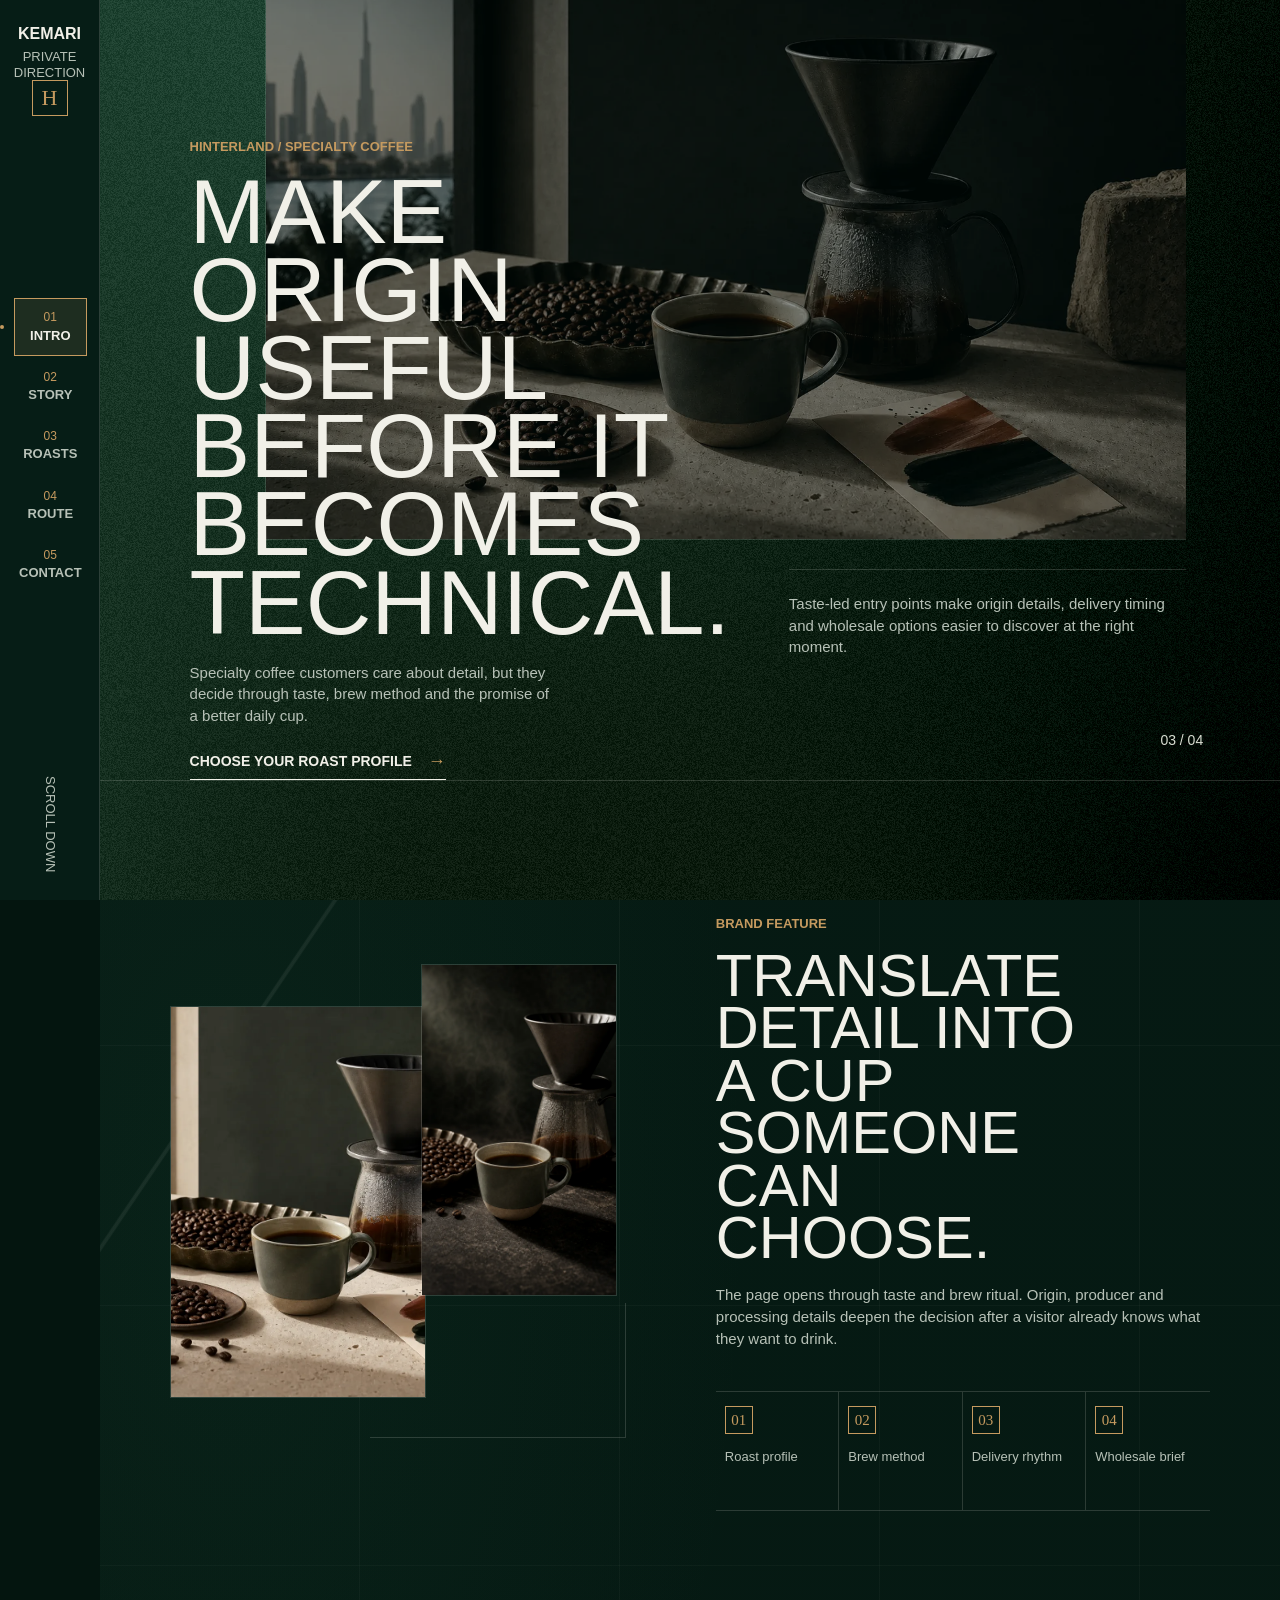
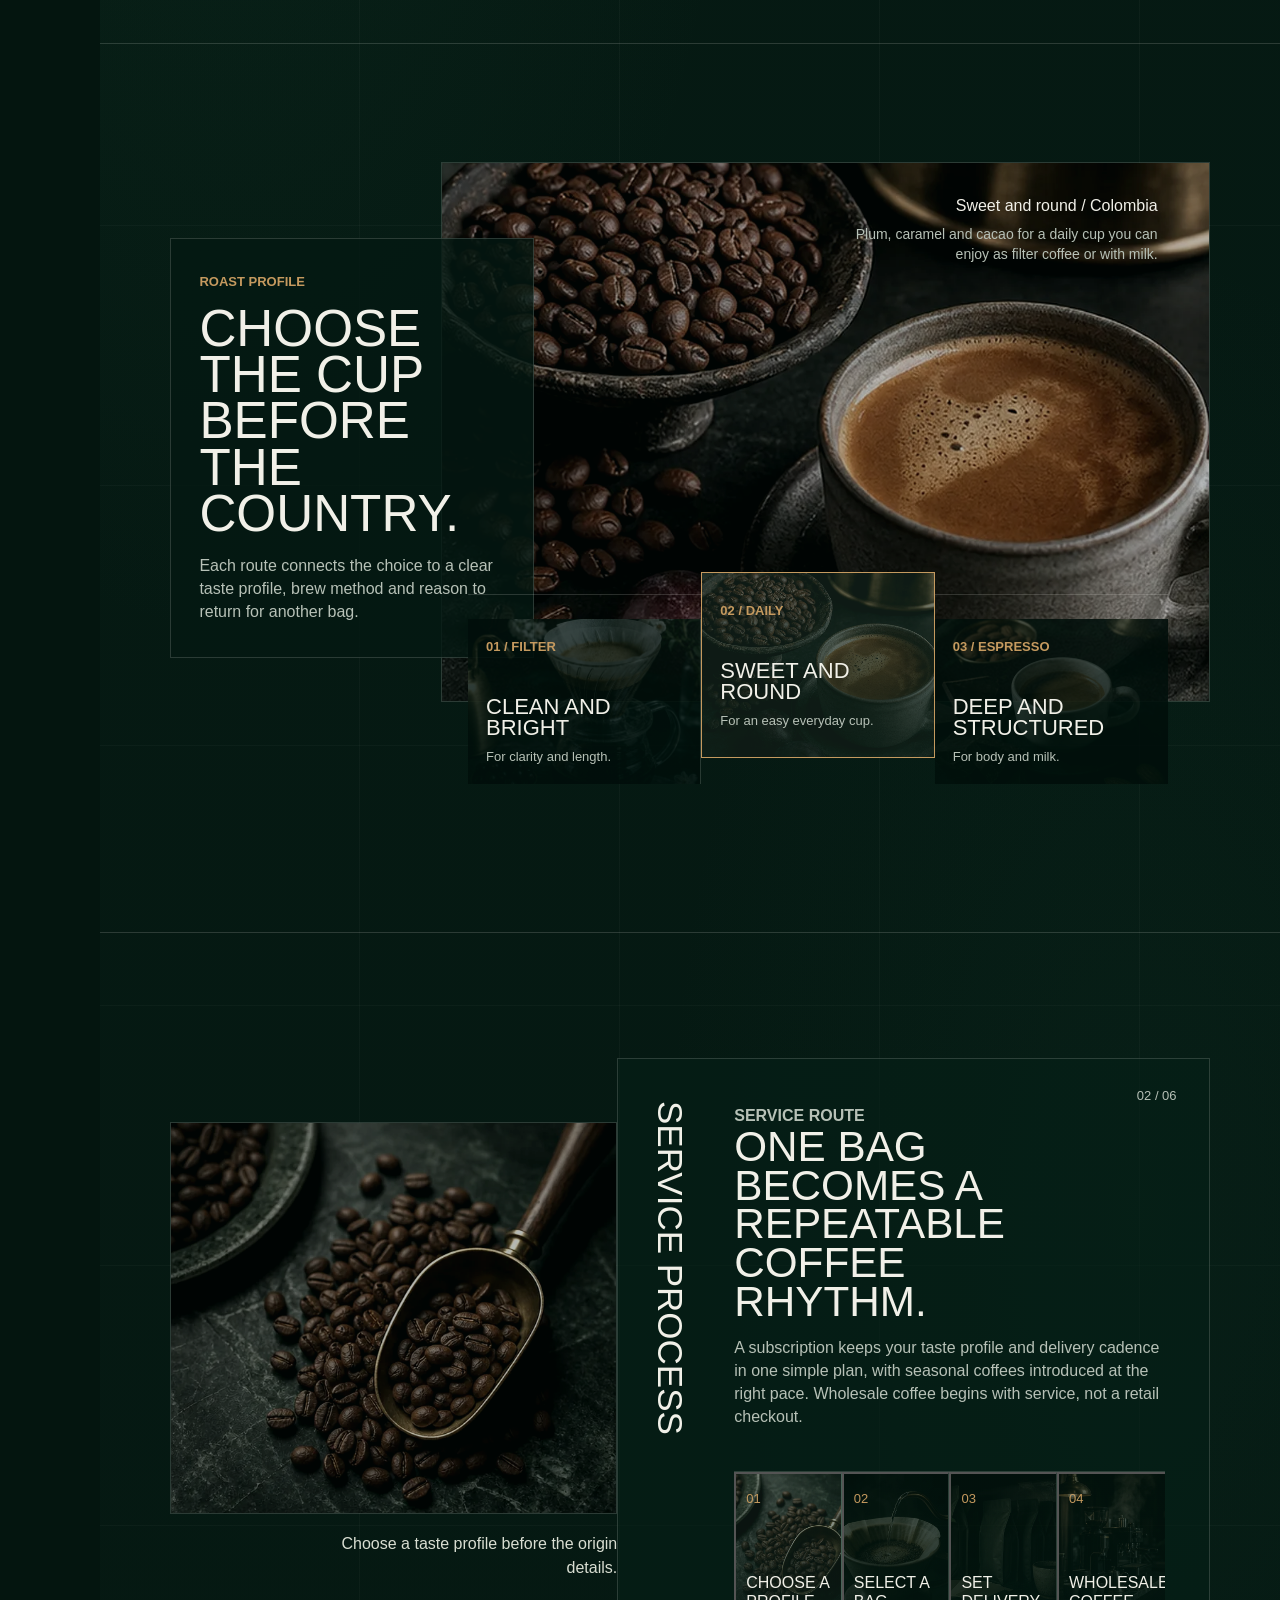
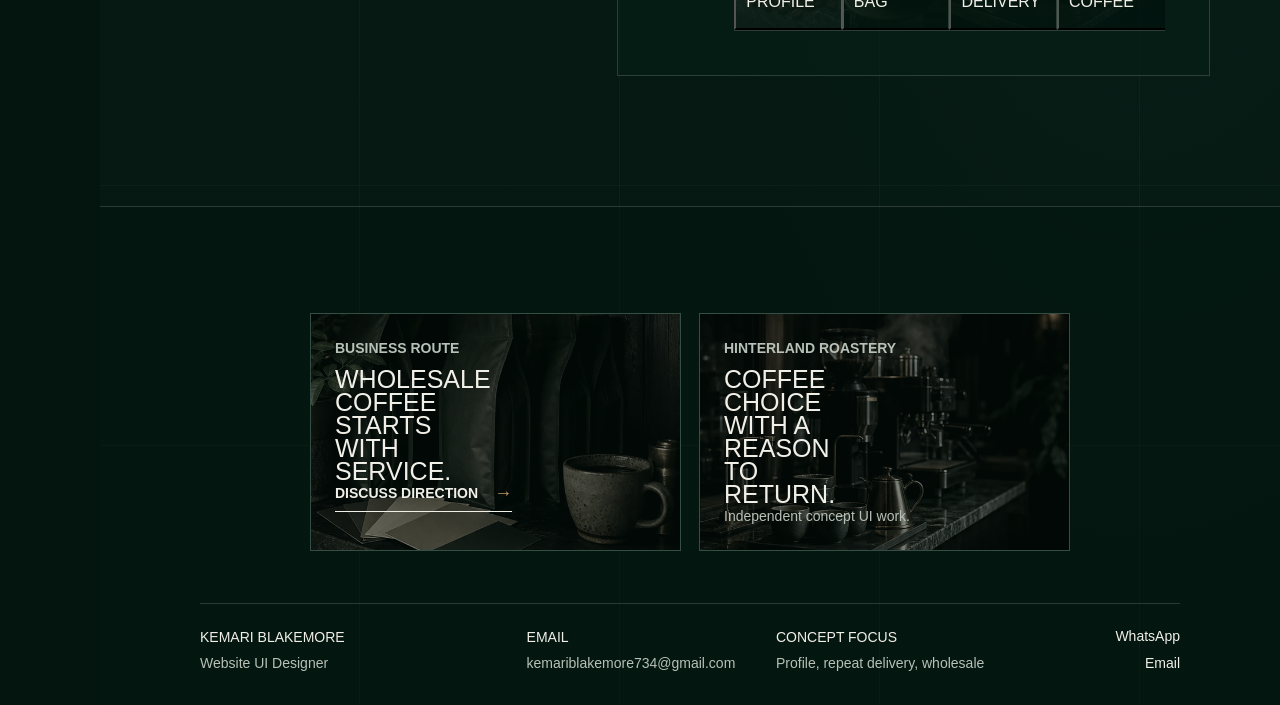
<file: roastery/index.html>
<!doctype html>
<html lang="en">
<head>
  <meta charset="utf-8">
  <meta name="viewport" content="width=device-width,initial-scale=1">
  <meta name="description" content="Hinterland Roastery: a private UI direction for specialty coffee.">
  <title>Hinterland Roastery | Private UI Direction</title>
  <link rel="preload" as="image" href="../assets/roastery-graded.webp" fetchpriority="high">
  <link rel="stylesheet" href="../assets/case-editorial.css?v=20260716-readability">
  <style>:root{--case-bg:#0b211b;--case-panel:#27473a;--case-accent:#c59a5f;--case-soft:#d9ded2}</style>
</head>
<body>
  <aside class="case-rail" aria-label="Hinterland direction">
    <div class="rail-brand">KEMARI<small>PRIVATE DIRECTION</small></div>
    <div class="rail-mark" aria-hidden="true">H</div>
    <nav class="rail-navigation" aria-label="Page sections" data-rail-navigation>
      <a href="#roastery-intro" aria-current="page"><span>01</span><b>INTRO</b></a>
      <a href="#roastery-story"><span>02</span><b>STORY</b></a>
      <a href="#roast-profile"><span>03</span><b>ROASTS</b></a>
      <a href="#roastery-path"><span>04</span><b>ROUTE</b></a>
      <a href="#roastery-contact"><span>05</span><b>CONTACT</b></a>
    </nav>
    <div class="rail-scroll">SCROLL DOWN</div>
  </aside>

  <main class="case-main case-main--grainient">
    <div class="grainient-background" data-grainient-background aria-hidden="true"></div>
    <section class="reference-hero editorial-grid" id="roastery-intro" data-rail-section aria-labelledby="roastery-title">
      <figure class="hero-stage"><img src="../assets/roastery-graded.webp" alt="Specialty coffee brewing tools in deep forest-green light" fetchpriority="high"></figure>
      <div class="hero-copy">
        <p class="eyebrow">Hinterland / specialty coffee</p>
        <h1 id="roastery-title">MAKE ORIGIN USEFUL BEFORE IT BECOMES TECHNICAL.</h1>
        <p>Specialty coffee customers care about detail, but they decide through taste, brew method and the promise of a better daily cup.</p>
        <a class="text-link" href="#roast-profile">Choose your roast profile <span aria-hidden="true">&rarr;</span></a>
      </div>
      <div class="hero-rule"><p>Taste-led entry points make origin details, delivery timing and wholesale options easier to discover at the right moment.</p></div>
      <span class="hero-index">03 / 04</span>
    </section>

    <section class="brand-feature editorial-grid" id="roastery-story" data-rail-section aria-labelledby="roastery-feature-title">
      <div class="section-inner">
        <div class="brand-visuals" aria-hidden="true">
          <figure class="visual-main"><img src="../assets/roastery-coffee.webp" alt="" loading="lazy"></figure>
          <figure class="visual-detail"><img src="../assets/roastery-detail-graded.webp" alt="" loading="lazy"></figure>
        </div>
        <div class="brand-copy">
          <p class="eyebrow">Brand feature</p>
          <h2 id="roastery-feature-title">TRANSLATE DETAIL INTO A CUP SOMEONE CAN CHOOSE.</h2>
          <p>The page opens through taste and brew ritual. Origin, producer and processing details deepen the decision after a visitor already knows what they want to drink.</p>
          <div class="feature-icons" aria-label="Hinterland commerce features">
            <div><b>01</b><span>Roast profile</span></div>
            <div><b>02</b><span>Brew method</span></div>
            <div><b>03</b><span>Delivery rhythm</span></div>
            <div><b>04</b><span>Wholesale brief</span></div>
          </div>
        </div>
      </div>
    </section>

    <section class="category-showcase editorial-grid" id="roast-profile" data-rail-section aria-labelledby="roastery-category-title">
      <div class="category-frame">
        <figure class="category-media"><img data-choice-media src="../assets/roastery-choice-sweet-round.webp" alt="Colombian daily cup with roasted beans and plum" loading="lazy"></figure>
        <div class="category-copy">
          <p class="eyebrow">Roast profile</p>
          <h2 id="roastery-category-title">CHOOSE THE CUP BEFORE THE COUNTRY.</h2>
          <p>Each route connects the choice to a clear taste profile, brew method and reason to return for another bag.</p>
        </div>
        <p class="category-output" aria-live="polite"><strong id="roastery-output">Sweet and round / Colombia</strong><span id="roastery-copy">Plum, caramel and cacao for a daily cup you can enjoy as filter coffee or with milk.</span></p>
        <div class="category-choices" role="group" aria-label="Choose a roast profile">
          <button class="category-choice" type="button" data-choice="Clean and bright / Kenya" data-copy="Blackcurrant, white florals and brown sugar, suggested for V60 and batch brew." data-image="../assets/roastery-choice-clean-bright.webp" data-alt="V60 filter coffee with florals and blackcurrants" style="--choice-image:url('../assets/roastery-choice-clean-bright.webp')" aria-pressed="false"><span class="choice-preview" aria-hidden="true"></span><small>01 / FILTER</small><b>CLEAN AND BRIGHT</b><span>For clarity and length.</span></button>
          <button class="category-choice" type="button" data-choice="Sweet and round / Colombia" data-copy="Plum, caramel and cacao for a daily cup you can enjoy as filter coffee or with milk." data-image="../assets/roastery-choice-sweet-round.webp" data-alt="Colombian daily cup with roasted beans and plum" style="--choice-image:url('../assets/roastery-choice-sweet-round.webp')" aria-pressed="true"><span class="choice-preview" aria-hidden="true"></span><small>02 / DAILY</small><b>SWEET AND ROUND</b><span>For an easy everyday cup.</span></button>
          <button class="category-choice" type="button" data-choice="Deep and structured / Brazil" data-copy="Dark chocolate, roasted almond and dried cherry, designed to hold up in espresso and milk." data-image="../assets/roastery-choice-deep-structured.webp" data-alt="Dark espresso cup with chocolate and roasted almond" style="--choice-image:url('../assets/roastery-choice-deep-structured.webp')" aria-pressed="false"><span class="choice-preview" aria-hidden="true"></span><small>03 / ESPRESSO</small><b>DEEP AND STRUCTURED</b><span>For body and milk.</span></button>
        </div>
      </div>
    </section>

    <section class="service-canvas editorial-grid" id="roastery-path" data-rail-section aria-labelledby="roastery-service-title">
      <div class="service-frame">
        <div class="service-visual-column">
          <figure class="service-photo"><img data-process-media src="../assets/roastery-moments-01.webp" alt="Specialty coffee bag, fresh beans and a prepared daily cup" loading="lazy"></figure>
          <p class="service-status" id="roastery-status" aria-live="polite">Choose a taste profile before the origin details.</p>
        </div>
        <div class="service-panel">
          <span class="service-title" aria-hidden="true">SERVICE PROCESS</span>
          <span class="service-page">02 / 06</span>
          <div class="service-copy">
            <p class="eyebrow">Service route</p>
            <h2 id="roastery-service-title">ONE BAG BECOMES A REPEATABLE COFFEE RHYTHM.</h2>
            <p>A subscription keeps your taste profile and delivery cadence in one simple plan, with seasonal coffees introduced at the right pace. Wholesale coffee begins with service, not a retail checkout.</p>
            <div class="process-track" role="group" aria-label="Hinterland customer process">
              <button class="process-step" type="button" data-step="Choose a taste profile before the origin details and roast terminology." data-process-image="../assets/roastery-moments-01.webp" data-process-alt="Specialty coffee bag, fresh beans and a prepared daily cup" style="--process-image:url('../assets/roastery-moments-01.webp')" aria-pressed="true"><span class="process-preview" aria-hidden="true"></span><small>01</small><b>CHOOSE A PROFILE</b></button>
              <button class="process-step" type="button" data-step="Select a bag with clear tasting notes, brew guidance and origin context." data-process-image="../assets/roastery-moments-02.webp" data-process-alt="Slow pour-over coffee over a ceramic dripper" style="--process-image:url('../assets/roastery-moments-02.webp')" aria-pressed="false"><span class="process-preview" aria-hidden="true"></span><small>02</small><b>SELECT A BAG</b></button>
              <button class="process-step" type="button" data-step="Set a delivery rhythm that keeps your preferred coffee arriving fresh." data-process-image="../assets/roastery-moments-03.webp" data-process-alt="Specialty coffee bags and a ceramic cup ready for repeat delivery" style="--process-image:url('../assets/roastery-moments-03.webp')" aria-pressed="false"><span class="process-preview" aria-hidden="true"></span><small>03</small><b>SET DELIVERY</b></button>
              <button class="process-step" type="button" data-step="Start a wholesale conversation with volume, service rhythm and equipment needs." data-process-image="../assets/roastery-moments-04.webp" data-process-alt="Hinterland evening coffee counter prepared for wholesale service" style="--process-image:url('../assets/roastery-moments-04.webp')" aria-pressed="false"><span class="process-preview" aria-hidden="true"></span><small>04</small><b>WHOLESALE COFFEE</b></button>
            </div>
          </div>
        </div>
      </div>
    </section>

    <footer class="micro-footer" id="roastery-contact" data-rail-section>
      <div class="footer-tiles">
        <section class="footer-tile">
          <img src="../assets/roastery-moments-03.webp" alt="Unbranded specialty coffee bags and a ceramic cup" loading="lazy">
          <div class="footer-tile-copy"><div><p class="eyebrow">Business route</p><h2>WHOLESALE COFFEE STARTS WITH SERVICE.</h2></div><a class="text-link" href="mailto:kemariblakemore734@gmail.com?subject=Hinterland%20website%20direction">Discuss direction <span aria-hidden="true">&rarr;</span></a></div>
        </section>
        <section class="footer-tile">
          <img src="../assets/roastery-moments-04.webp" alt="Hinterland evening coffee counter" loading="lazy">
          <div class="footer-tile-copy"><div><p class="eyebrow">Hinterland Roastery</p><h2>COFFEE CHOICE WITH A REASON TO RETURN.</h2></div><p>Independent concept UI work.</p></div>
        </section>
      </div>
      <div class="footer-meta"><div><strong>KEMARI BLAKEMORE</strong>Website UI Designer</div><div><strong>EMAIL</strong><a href="mailto:kemariblakemore734@gmail.com">kemariblakemore734@gmail.com</a></div><div><strong>CONCEPT FOCUS</strong>Profile, repeat delivery, wholesale</div><div class="footer-social"><a href="https://wa.me/8618025545090">WhatsApp</a><a href="mailto:kemariblakemore734@gmail.com">Email</a></div></div>
    </footer>
  </main>
  <script>
    const categoryImage=document.querySelector('[data-choice-media]');
    const processImage=document.querySelector('[data-process-media]');
    document.querySelectorAll('[data-choice]').forEach((button)=>button.addEventListener('click',()=>{
      document.querySelectorAll('[data-choice]').forEach((item)=>item.setAttribute('aria-pressed','false'));
      button.setAttribute('aria-pressed','true');
      categoryImage.src=button.dataset.image;
      categoryImage.alt=button.dataset.alt;
      document.querySelector('#roastery-output').textContent=button.dataset.choice;
      document.querySelector('#roastery-copy').textContent=button.dataset.copy;
    }));
    document.querySelectorAll('[data-step]').forEach((button)=>button.addEventListener('click',()=>{
      document.querySelectorAll('[data-step]').forEach((item)=>item.setAttribute('aria-pressed','false'));
      button.setAttribute('aria-pressed','true');
      processImage.src=button.dataset.processImage;
      processImage.alt=button.dataset.processAlt;
      document.querySelector('#roastery-status').textContent=button.dataset.step;
    }));
  </script>
  <script src="../assets/case-rail-navigation.js" defer></script>
  <script src="../assets/grainient-background.js" defer></script>
</body>
</html>
</file>
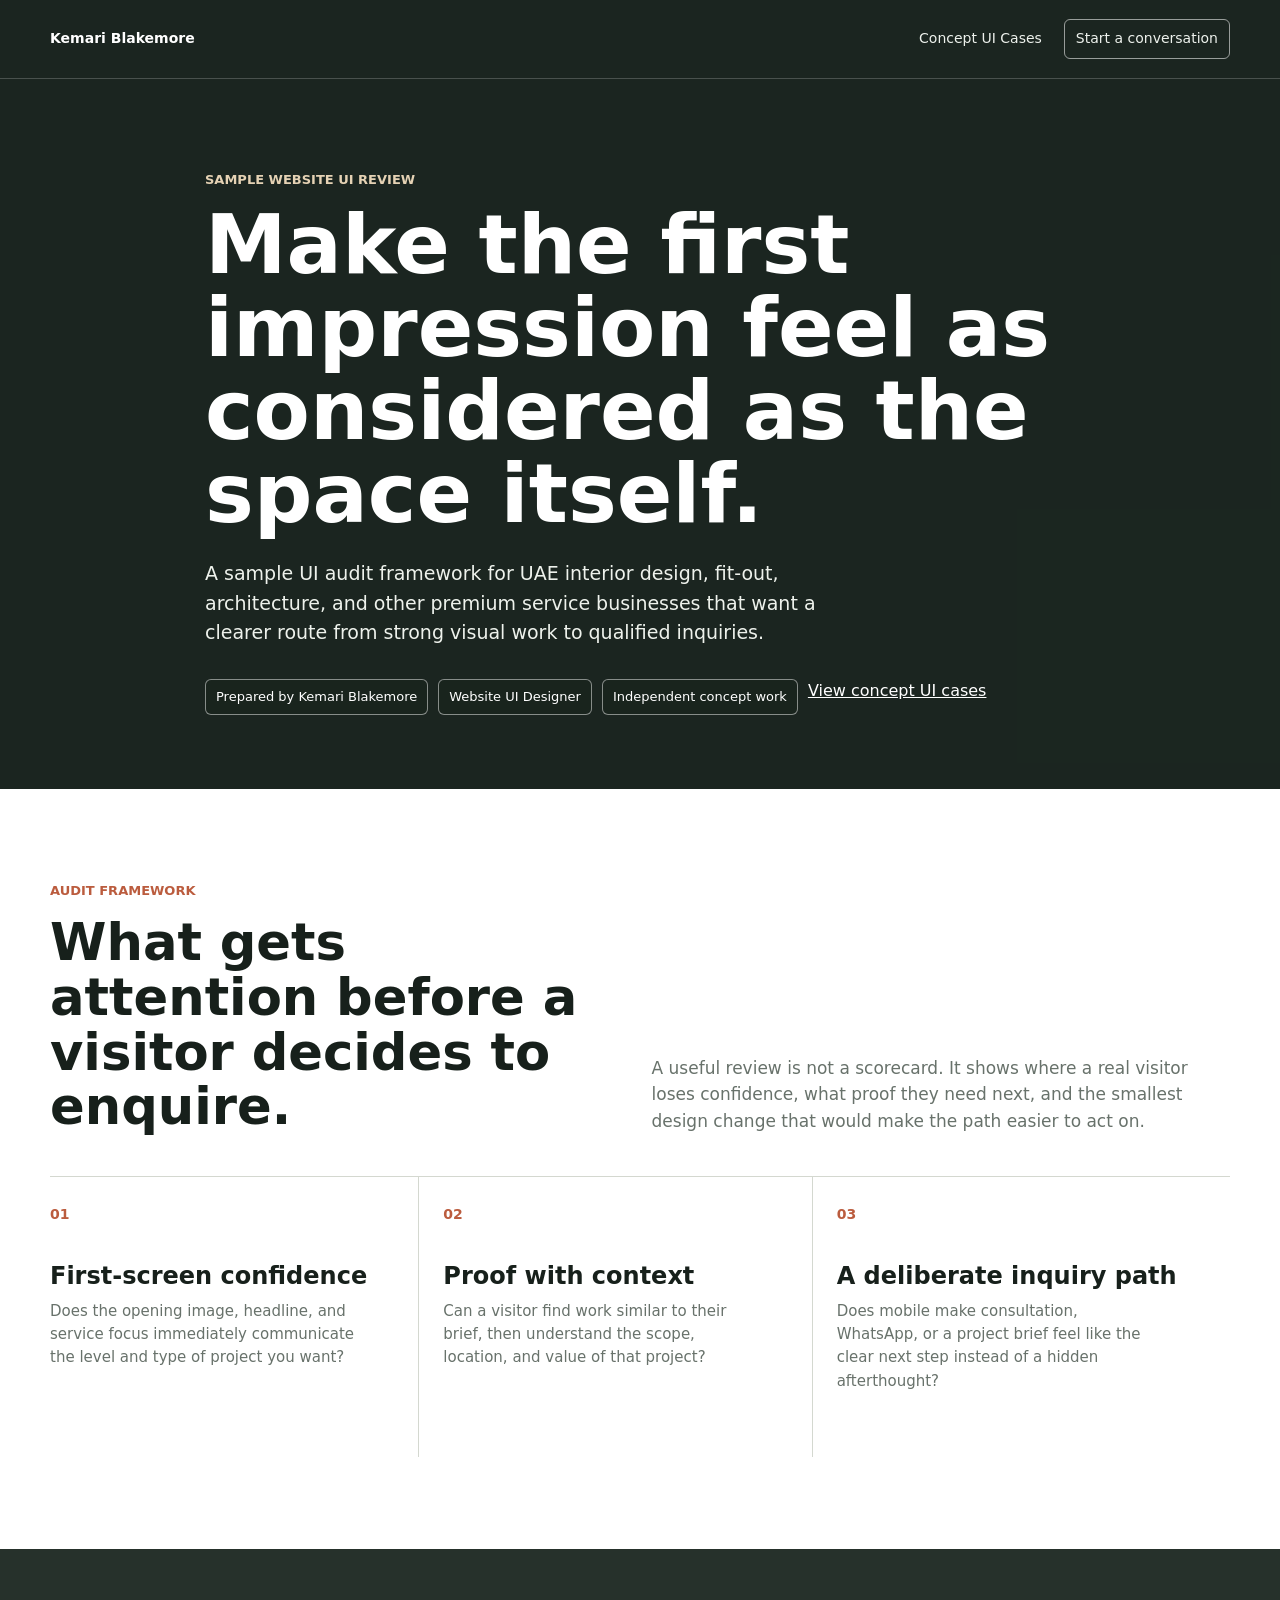
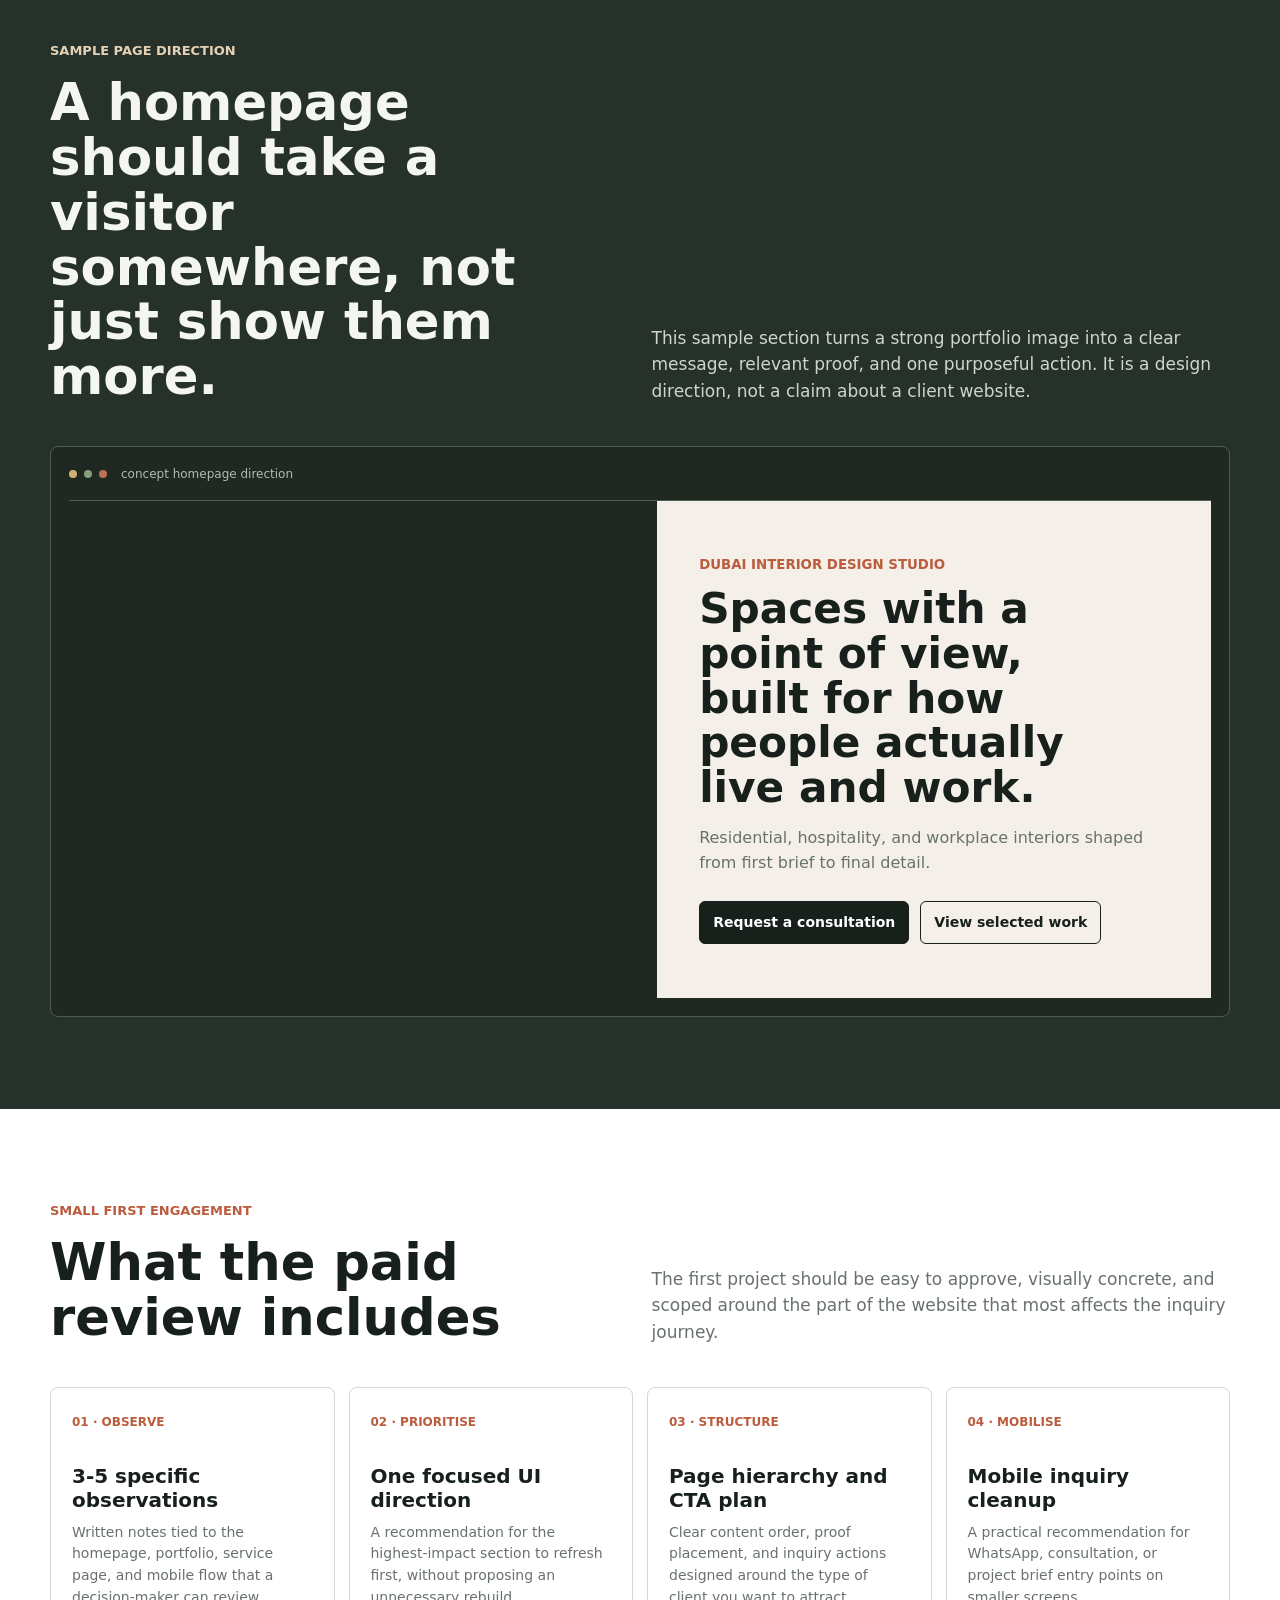
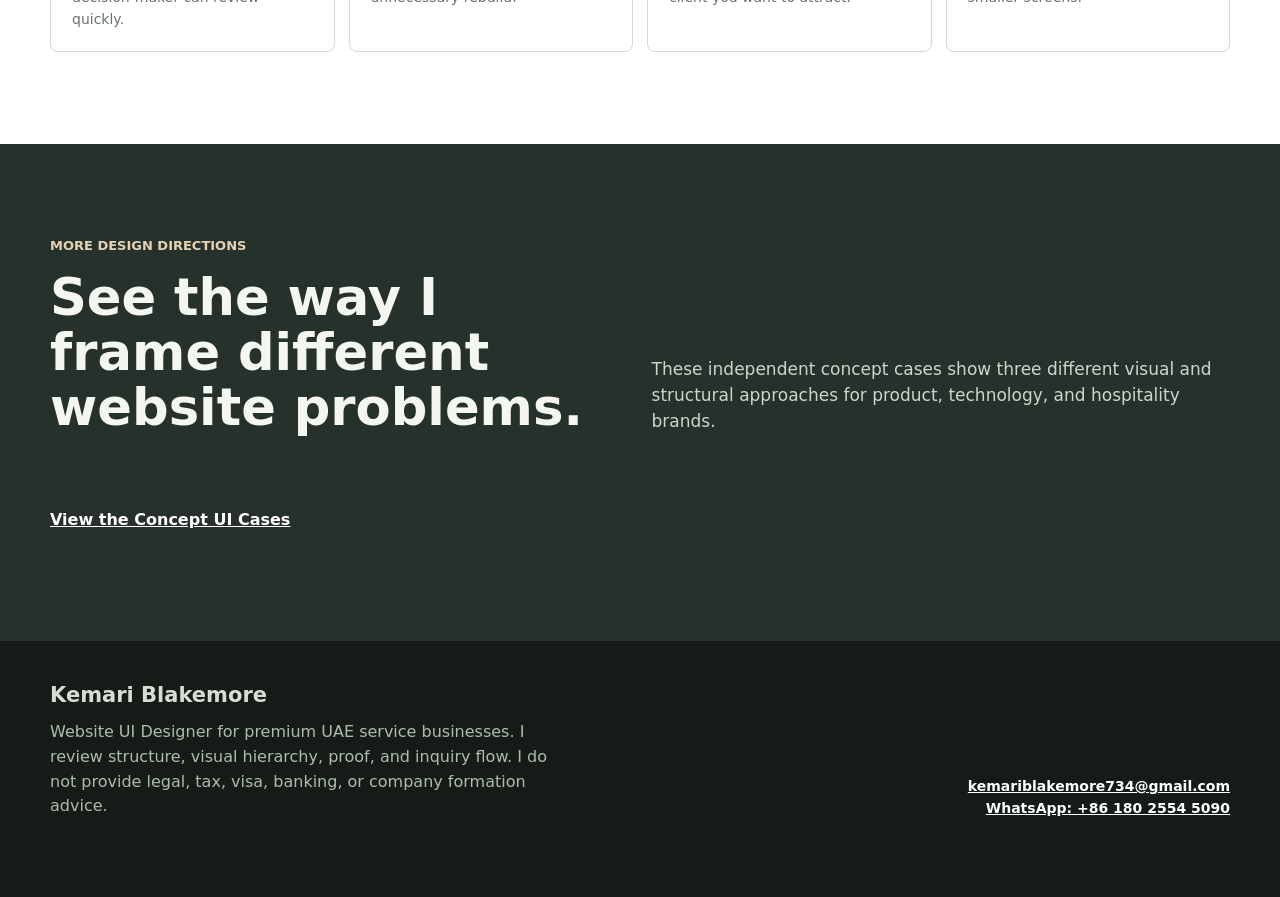
<file: ui-audit/index.html>
<!doctype html>
<html lang="en">
<head>
  <meta charset="utf-8">
  <meta name="viewport" content="width=device-width, initial-scale=1">
  <title>Website UI Audit | Kemari Blakemore</title>
  <meta name="description" content="A sample website UI audit framework for premium UAE service businesses, prepared by Kemari Blakemore.">
  <style>
    :root { --ink:#17201b; --muted:#68726b; --line:#d4d8d0; --paper:#f6f4ef; --surface:#ffffff; --moss:#4f6657; --clay:#bb5c3e; --sand:#e8dfd0; --charcoal:#26312b; }
    * { box-sizing:border-box; }
    html { scroll-behavior:smooth; }
    body { margin:0; color:var(--ink); background:var(--paper); font-family:Inter,ui-sans-serif,system-ui,-apple-system,BlinkMacSystemFont,"Segoe UI",sans-serif; line-height:1.55; }
    a { color:inherit; }
    .wrap { width:min(1180px,calc(100% - 48px)); margin:0 auto; }
    .site-header { border-bottom:1px solid rgba(255,255,255,.2); color:#fff; position:absolute; inset:0 0 auto; z-index:2; }
    .nav { min-height:78px; display:flex; justify-content:space-between; align-items:center; gap:20px; font-size:14px; }
    .brand { font-weight:800; text-decoration:none; letter-spacing:0; }
    .nav-links { display:flex; gap:22px; align-items:center; }
    .nav-links a { color:#edf1ec; text-decoration:none; }
    .nav-links a:last-child { border:1px solid rgba(255,255,255,.55); padding:8px 11px; border-radius:6px; }
    .hero { min-height:690px; display:grid; align-items:end; background:#26312b url("https://images.unsplash.com/photo-1600607687920-4e2a09cf159d?auto=format&fit=crop&w=2200&q=90") center/cover; color:#fff; position:relative; overflow:hidden; }
    .hero::after { content:""; position:absolute; inset:0; background:rgba(20,30,24,.59); }
    .hero-content { position:relative; z-index:1; padding:170px 0 74px; max-width:870px; }
    .eyebrow,.section-label { margin:0 0 14px; color:#e5d2b4; font-size:13px; font-weight:800; text-transform:uppercase; letter-spacing:0; }
    h1 { max-width:850px; margin:0; font-size:clamp(44px,6.6vw,82px); line-height:1.01; letter-spacing:0; }
    .hero-copy { max-width:665px; margin:24px 0 0; color:#eef2ec; font-size:19px; }
    .hero-meta { display:flex; flex-wrap:wrap; gap:10px; margin-top:31px; }
    .hero-meta span { padding:7px 10px; border:1px solid rgba(255,255,255,.48); border-radius:6px; background:rgba(24,35,27,.32); font-size:13px; }
    .hero-meta a { color:#fff; }
    .band { padding:92px 0; }
    .band.white { background:var(--surface); }
    .band.ink { color:#f4f6f2; background:var(--charcoal); }
    .section-head { display:grid; grid-template-columns:minmax(0,.95fr) minmax(320px,1fr); gap:52px; align-items:end; margin-bottom:42px; }
    h2 { margin:0; max-width:600px; font-size:clamp(31px,4vw,52px); line-height:1.07; letter-spacing:0; }
    .section-head > p:last-child { margin:0; color:var(--muted); font-size:17px; }
    .ink .section-head > p:last-child { color:#cdd5ce; }
    .audit-grid { display:grid; grid-template-columns:repeat(3,minmax(0,1fr)); border-top:1px solid var(--line); }
    .audit-point { min-height:280px; padding:25px 25px 24px 0; border-right:1px solid var(--line); margin-right:24px; }
    .audit-point:last-child { border-right:0; margin-right:0; }
    .num { color:var(--clay); font-size:14px; font-weight:800; }
    .audit-point h3 { margin:35px 0 10px; font-size:24px; line-height:1.17; letter-spacing:0; }
    .audit-point p { margin:0; max-width:310px; color:var(--muted); font-size:15px; }
    .concept { border:1px solid #4d5e51; background:#202921; padding:18px; border-radius:8px; }
    .browser-bar { display:flex; align-items:center; gap:7px; padding-bottom:16px; border-bottom:1px solid #4d5e51; }
    .dot { width:8px; height:8px; border-radius:50%; background:#d1b273; }.dot:nth-child(2){background:#879e7d}.dot:nth-child(3){background:#bc7256}
    .browser-name { margin-left:7px; color:#afbbb0; font-size:12px; }
    .concept-page { display:grid; grid-template-columns:1.03fr .97fr; min-height:460px; }
    .concept-image { background:url("https://images.unsplash.com/photo-1600566753190-17f0baa2a6c3?auto=format&fit=crop&w=1200&q=90") center/cover; min-height:380px; }
    .concept-copy { padding:54px 42px; display:flex; flex-direction:column; justify-content:center; background:#f4f0e9; color:var(--ink); }
    .concept-copy small { color:var(--clay); font-weight:800; text-transform:uppercase; }
    .concept-copy h3 { margin:12px 0 15px; max-width:370px; font-size:clamp(29px,3.3vw,44px); line-height:1.06; letter-spacing:0; }
    .concept-copy p { margin:0; color:var(--muted); }
    .concept-links { display:flex; flex-wrap:wrap; gap:11px; margin-top:25px; }
    .button { display:inline-flex; align-items:center; min-height:42px; padding:10px 13px; border:1px solid var(--ink); border-radius:6px; text-decoration:none; font-size:14px; font-weight:800; }
    .button.primary { color:#fff; background:var(--ink); }.button.subtle { color:var(--ink); background:transparent; }
    .deliverables { display:grid; grid-template-columns:repeat(4,minmax(0,1fr)); gap:14px; }
    .deliverable { min-height:220px; padding:21px; border:1px solid var(--line); border-radius:8px; background:var(--surface); }
    .deliverable span { color:var(--clay); font-size:12px; font-weight:800; text-transform:uppercase; }
    .deliverable h3 { margin:30px 0 10px; font-size:20px; line-height:1.2; letter-spacing:0; }
    .deliverable p { margin:0; color:var(--muted); font-size:14px; }
    .case-link { padding:31px 0 0; color:#cfd9ce; font-size:16px; }.case-link a { color:#fff; font-weight:800; }
    .footer { padding:38px 0 78px; background:#151c17; color:#d5ddd5; }.footer-grid { display:grid; grid-template-columns:minmax(0,1fr) auto; gap:30px; align-items:end; }.footer strong { font-size:21px; }.footer p { max-width:520px; margin:9px 0 0; color:#aebbb0; }.contact { text-align:right; font-size:14px; }.contact a { color:#fff; font-weight:750; }.mobile-contact { display:none; }
    @media(max-width:850px){ .hero { min-height:630px; }.section-head,.concept-page,.footer-grid { grid-template-columns:1fr; }.audit-grid,.deliverables { grid-template-columns:1fr; }.audit-point { min-height:auto; padding:22px 0; margin:0; border-right:0; border-bottom:1px solid var(--line); }.audit-point:last-child{border-bottom:0}.concept-copy{padding:36px 28px}.contact{text-align:left}.band{padding:66px 0} }
    @media(max-width:560px){ .wrap{width:min(100% - 28px,1180px)}.nav-links a:first-child{display:none}.nav-links{gap:8px}.hero-content{padding:145px 0 52px}.hero{min-height:620px}.hero-copy{font-size:17px}.site-header{border-bottom-color:rgba(255,255,255,.28)}.mobile-contact{display:block;position:fixed;z-index:3;left:14px;right:14px;bottom:14px;padding:13px;text-align:center;border-radius:6px;background:#17201b;color:#fff;text-decoration:none;font-weight:800;box-shadow:0 10px 24px rgba(0,0,0,.24)}.footer{padding-bottom:100px} }
  </style>
</head>
<body>
  <header class="site-header"><div class="wrap nav"><a class="brand" href="../">Kemari Blakemore</a><nav class="nav-links"><a href="../">Concept UI Cases</a><a href="#contact">Start a conversation</a></nav></div></header>
  <main>
    <section class="hero"><div class="wrap hero-content"><p class="eyebrow">Sample website UI review</p><h1>Make the first impression feel as considered as the space itself.</h1><p class="hero-copy">A sample UI audit framework for UAE interior design, fit-out, architecture, and other premium service businesses that want a clearer route from strong visual work to qualified inquiries.</p><div class="hero-meta"><span>Prepared by Kemari Blakemore</span><span>Website UI Designer</span><span>Independent concept work</span><a href="../">View concept UI cases</a></div></div></section>
    <section class="band white"><div class="wrap"><div class="section-head"><div><p class="section-label" style="color:var(--clay)">Audit Framework</p><h2>What gets attention before a visitor decides to enquire.</h2></div><p>A useful review is not a scorecard. It shows where a real visitor loses confidence, what proof they need next, and the smallest design change that would make the path easier to act on.</p></div><div class="audit-grid"><article class="audit-point"><span class="num">01</span><h3>First-screen confidence</h3><p>Does the opening image, headline, and service focus immediately communicate the level and type of project you want?</p></article><article class="audit-point"><span class="num">02</span><h3>Proof with context</h3><p>Can a visitor find work similar to their brief, then understand the scope, location, and value of that project?</p></article><article class="audit-point"><span class="num">03</span><h3>A deliberate inquiry path</h3><p>Does mobile make consultation, WhatsApp, or a project brief feel like the clear next step instead of a hidden afterthought?</p></article></div></div></section>
    <section class="band ink"><div class="wrap"><div class="section-head"><div><p class="section-label">Sample page direction</p><h2>A homepage should take a visitor somewhere, not just show them more.</h2></div><p>This sample section turns a strong portfolio image into a clear message, relevant proof, and one purposeful action. It is a design direction, not a claim about a client website.</p></div><div class="concept"><div class="browser-bar"><span class="dot"></span><span class="dot"></span><span class="dot"></span><span class="browser-name">concept homepage direction</span></div><div class="concept-page"><div class="concept-image" aria-label="Interior design concept image"></div><div class="concept-copy"><small>Dubai interior design studio</small><h3>Spaces with a point of view, built for how people actually live and work.</h3><p>Residential, hospitality, and workplace interiors shaped from first brief to final detail.</p><div class="concept-links"><a class="button primary" href="#contact">Request a consultation</a><a class="button subtle" href="../">View selected work</a></div></div></div></div></div></section>
    <section class="band white"><div class="wrap"><div class="section-head"><div><p class="section-label" style="color:var(--clay)">Small first engagement</p><h2>What the paid review includes</h2></div><p>The first project should be easy to approve, visually concrete, and scoped around the part of the website that most affects the inquiry journey.</p></div><div class="deliverables"><article class="deliverable"><span>01 · Observe</span><h3>3-5 specific observations</h3><p>Written notes tied to the homepage, portfolio, service page, and mobile flow that a decision-maker can review quickly.</p></article><article class="deliverable"><span>02 · Prioritise</span><h3>One focused UI direction</h3><p>A recommendation for the highest-impact section to refresh first, without proposing an unnecessary rebuild.</p></article><article class="deliverable"><span>03 · Structure</span><h3>Page hierarchy and CTA plan</h3><p>Clear content order, proof placement, and inquiry actions designed around the type of client you want to attract.</p></article><article class="deliverable"><span>04 · Mobilise</span><h3>Mobile inquiry cleanup</h3><p>A practical recommendation for WhatsApp, consultation, or project brief entry points on smaller screens.</p></article></div></div></section>
    <section class="band ink"><div class="wrap"><div class="section-head"><div><p class="section-label">More design directions</p><h2>See the way I frame different website problems.</h2></div><p>These independent concept cases show three different visual and structural approaches for product, technology, and hospitality brands.</p></div><p class="case-link"><a href="../">View the Concept UI Cases</a></p></div></section>
  </main>
  <footer class="footer" id="contact"><div class="wrap footer-grid"><div><strong>Kemari Blakemore</strong><p>Website UI Designer for premium UAE service businesses. I review structure, visual hierarchy, proof, and inquiry flow. I do not provide legal, tax, visa, banking, or company formation advice.</p></div><div class="contact"><a href="mailto:kemariblakemore734@gmail.com">kemariblakemore734@gmail.com</a><br><a href="https://wa.me/8618025545090">WhatsApp: +86 180 2554 5090</a></div></div></footer>
  <a class="mobile-contact" href="https://wa.me/8618025545090">WhatsApp Kemari</a>
</body>
</html>
</file>
<file: assets/case-editorial.css>
:root{
  --case-bg:#08261d;
  --case-panel:#164236;
  --case-ink:#f1f0e8;
  --case-muted:#b7c1b7;
  --case-line:rgba(241,240,232,.16);
  --case-faint:rgba(241,240,232,.07);
  --case-accent:#caa66a;
  --case-shade:rgba(2,13,10,.47);
}

*{box-sizing:border-box}
html{scroll-behavior:smooth}
body{
  margin:0;
  color:var(--case-ink);
  font-family:Arial,Helvetica,sans-serif;
  line-height:1.45;
  background-color:#04150f;
}
button,input,textarea{font:inherit}
a{color:inherit}
figure{margin:0}

.case-rail{
  position:fixed;
  z-index:20;
  inset:0 auto 0 0;
  width:100px;
  display:flex;
  flex-direction:column;
  align-items:center;
  justify-content:space-between;
  padding:24px 14px 28px;
  border-right:1px solid var(--case-line);
  background:#061d16;
}
.rail-brand{font-size:16px;font-weight:700;line-height:1.2;text-align:center}
.rail-brand small{display:block;margin-top:6px;color:var(--case-muted);font-size:13px;font-weight:400}
.rail-mark{width:36px;height:36px;display:grid;place-items:center;border:1px solid var(--case-accent);color:var(--case-accent);font:400 22px Georgia,serif}
.rail-navigation{display:grid;gap:2px;margin-top:auto;margin-bottom:auto;width:100%}
.rail-navigation a{position:relative;display:grid;gap:4px;justify-items:center;padding:12px 4px;border:1px solid transparent;color:var(--case-muted);font-size:12px;font-weight:700;line-height:1.1;text-align:center;text-decoration:none;transition:color 160ms ease,background-color 160ms ease,border-color 160ms ease}
.rail-navigation a span{color:var(--case-accent);font-size:12px;font-weight:400}
.rail-navigation a b{font-size:13px;font-weight:700}
.rail-navigation a:hover,.rail-navigation a:focus-visible{border-color:var(--case-line);color:var(--case-ink);background:rgba(241,240,232,.06);outline:0}
.rail-navigation a[aria-current=page]{border-color:var(--case-accent);color:var(--case-ink);background:rgba(202,166,106,.12)}
.rail-navigation a[aria-current=page]::before{position:absolute;top:50%;left:-15px;width:4px;height:4px;content:"";border-radius:50%;background:var(--case-accent);transform:translateY(-50%)}
.rail-scroll{writing-mode:vertical-rl;color:var(--case-muted);font-size:13px}

.case-main{
  position:relative;
  min-height:100vh;
  margin-left:100px;
  overflow:hidden;
  background-color:#061b14;
}
.case-main--grainient{
  isolation:isolate;
  background-image:
    linear-gradient(180deg,rgba(2,14,10,.07),rgba(2,14,10,.19)),
    radial-gradient(ellipse 58% 35% at 11% 31%,rgba(47,118,84,.1),transparent 76%),
    radial-gradient(ellipse 52% 32% at 88% 72%,rgba(35,101,75,.09),transparent 78%),
    repeating-linear-gradient(90deg,transparent 0,transparent 259px,var(--case-faint) 260px),
    repeating-linear-gradient(0deg,transparent 0,transparent 259px,var(--case-faint) 260px);
  background-position:center top,center 15%,center 71%,center top,center top;
  background-repeat:repeat-y,repeat-y,repeat-y,repeat,repeat;
  background-size:auto,auto,auto,auto,auto;
  background-attachment:scroll,scroll,scroll,scroll,scroll;
}
.grainient-background{position:absolute;z-index:1;inset:0;display:block;width:auto;height:auto;overflow:hidden;pointer-events:none}
.grainient-canvas{position:absolute;top:0;left:0;display:block;width:100%;height:100vh;will-change:transform}
.case-main--grainient-fallback{background-color:#0a1d15;background-image:radial-gradient(ellipse 78% 68% at 4% 12%,rgba(77,119,85,.64),transparent 68%),radial-gradient(ellipse 72% 66% at 92% 73%,rgba(97,60,24,.6),transparent 72%),radial-gradient(ellipse 76% 62% at 40% 86%,rgba(22,83,62,.58),transparent 70%),linear-gradient(138deg,#06140f 0%,#11291e 46%,#1f150d 100%);background-size:130% 130%,130% 130%,130% 130%,100% 100%;background-position:10% 16%,88% 72%,42% 96%,center;background-repeat:no-repeat;animation:grainient-fallback-drift 22s ease-in-out infinite alternate}
@keyframes grainient-fallback-drift{to{background-position:22% 8%,76% 84%,52% 72%,center}}
@media(prefers-reduced-motion:reduce){.case-main--grainient-fallback{animation:none}}
.case-main--grainient::before,.case-main--grainient::after{z-index:2}
.case-main--grainient .editorial-grid{position:relative;z-index:3}
.case-main--grainient .micro-footer{position:relative;z-index:3}
.case-main::before,
.case-main::after{position:absolute;z-index:0;content:"";pointer-events:none}
.case-main::before{inset:0;background:linear-gradient(124deg,transparent 0 22%,var(--case-faint) 22.05% 22.12%,transparent 22.17% 100%)}
.case-main::after{top:820px;left:0;width:100%;height:1px;background:var(--case-line)}
.editorial-grid{position:relative;z-index:1}
.reference-hero,.brand-feature,.category-showcase,.service-canvas,.micro-footer{scroll-margin-top:24px}
.section-inner{width:min(1140px,calc(100% - 11vw));margin:0 auto}
.eyebrow{margin:0;color:var(--case-accent);font-size:13px;font-weight:700;text-transform:uppercase}
.text-link{display:inline-flex;align-items:center;gap:16px;margin-top:24px;padding-bottom:8px;border-bottom:1px solid var(--case-ink);font-size:14px;font-weight:700;text-decoration:none;text-transform:uppercase}
.text-link span{color:var(--case-accent);font-size:18px;line-height:.8}

.reference-hero{min-height:760px;border-bottom:1px solid var(--case-line)}
.hero-stage{position:absolute;top:0;right:8%;width:min(78%,1120px);height:540px;overflow:hidden;border-left:1px solid var(--case-line);border-bottom:1px solid var(--case-line)}
.hero-stage::after{position:absolute;inset:0;content:"";background:var(--case-shade)}
.hero-stage img{display:block;width:100%;height:100%;object-fit:cover;filter:saturate(.74) contrast(1.06)}
.hero-copy{position:relative;z-index:1;width:min(720px,67%);padding-top:138px;margin-left:clamp(36px,7vw,126px)}
.hero-copy h1{max-width:10.4ch;margin:16px 0 20px;font-size:clamp(58px,7.1vw,112px);font-weight:300;letter-spacing:0;line-height:.86;text-transform:uppercase}
.hero-copy > p:last-of-type{max-width:370px;margin:0;color:var(--case-muted);font-size:15px}
.hero-index{position:absolute;right:clamp(26px,6vw,96px);bottom:30px;color:var(--case-soft,var(--case-ink));font-size:14px}
.hero-rule{position:absolute;right:8%;bottom:122px;width:min(31vw,430px);border-top:1px solid var(--case-line)}
.hero-rule p{margin:23px 0 0;color:var(--case-muted);font-size:15px}

.brand-feature{padding:122px 0 132px;border-bottom:1px solid var(--case-line)}
.brand-feature .section-inner{display:grid;grid-template-columns:.48fr .52fr;gap:clamp(42px,7vw,112px);align-items:center}
.brand-visuals{position:relative;min-height:486px}
.brand-visuals .visual-main{position:absolute;top:42px;left:0;width:56%;height:392px;overflow:hidden;border:1px solid var(--case-line)}
.brand-visuals .visual-detail{position:absolute;top:0;right:2%;width:43%;height:332px;overflow:hidden;border:1px solid var(--case-line)}
.brand-visuals::after{position:absolute;right:0;bottom:12px;width:56%;height:134px;content:"";border-right:1px solid var(--case-line);border-bottom:1px solid var(--case-line)}
.brand-visuals img{display:block;width:100%;height:100%;object-fit:cover;filter:saturate(.75) contrast(1.05)}
.brand-copy{padding-top:12px}
.brand-copy h2{max-width:11.5ch;margin:16px 0 20px;font-size:clamp(40px,4.65vw,74px);font-weight:300;letter-spacing:0;line-height:.88;text-transform:uppercase}
.brand-copy > p:last-of-type{max-width:500px;margin:0;color:var(--case-muted);font-size:15px}
.feature-icons{display:grid;grid-template-columns:repeat(4,1fr);gap:0;margin-top:42px;border-top:1px solid var(--case-line);border-bottom:1px solid var(--case-line)}
.feature-icons div{min-height:118px;padding:14px 9px;border-right:1px solid var(--case-line)}
.feature-icons div:last-child{border-right:0}
.feature-icons b{display:grid;place-items:center;width:28px;height:28px;border:1px solid var(--case-accent);color:var(--case-accent);font:400 15px Georgia,serif}
.feature-icons span{display:block;margin-top:14px;color:var(--case-muted);font-size:13px;line-height:1.35}

.category-showcase{padding:118px 0 148px;border-bottom:1px solid var(--case-line)}
.category-frame{position:relative;width:min(1140px,calc(100% - 11vw));min-height:622px;margin:0 auto}
.category-media{position:absolute;top:0;right:0;width:74%;height:540px;overflow:hidden;border:1px solid var(--case-line)}
.category-media::after{position:absolute;inset:0;content:"";background:rgba(2,15,11,.29)}
.category-media img{display:block;width:100%;height:100%;object-fit:cover;filter:saturate(.72) contrast(1.07)}
.category-copy{position:absolute;z-index:2;left:0;top:76px;width:35%;min-height:364px;display:flex;flex-direction:column;justify-content:end;padding:34px 28px;background:rgba(4,25,19,.79);border:1px solid var(--case-line)}
.category-copy h2{max-width:8.5ch;margin:14px 0 17px;font-size:clamp(37px,4vw,64px);font-weight:300;letter-spacing:0;line-height:.9;text-transform:uppercase}
.category-copy p:last-of-type{max-width:320px;margin:0;color:var(--case-muted);font-size:16px}
.category-output{position:absolute;z-index:3;right:5%;top:32px;max-width:330px;margin:0;color:var(--case-ink);font-size:15px;text-align:right}
.category-output strong{display:block;font-size:16px;font-weight:400}
.category-output span{display:block;margin-top:6px;color:var(--case-muted);font-size:14px}
.category-choices{position:absolute;z-index:3;right:4%;bottom:0;display:grid;grid-template-columns:repeat(3,1fr);align-items:end;width:min(68%,700px);min-height:190px;border-top:1px solid var(--case-line)}
.category-choice{position:relative;isolation:isolate;min-height:142px;padding:19px 18px;overflow:hidden;border:0;border-right:1px solid var(--case-line);background:rgba(3,23,17,.83);color:var(--case-ink);text-align:left;cursor:pointer;transition:transform 180ms ease,background-color 180ms ease}
.category-choice:last-child{border-right:0}
.category-choice:hover,.category-choice:focus-visible{background:rgba(24,68,55,.96);outline:1px solid var(--case-accent);outline-offset:-1px}
.category-choice[aria-pressed=true]{min-height:186px;background:var(--case-panel);border:1px solid var(--case-accent);transform:translateY(-26px)}
.category-choice small{display:block;color:var(--case-accent);font-size:13px;font-weight:700}
.category-choice b{display:block;margin-top:39px;font-size:22px;font-weight:300;letter-spacing:0;line-height:.96}
.category-choice span{display:block;margin-top:10px;color:var(--case-muted);font-size:13px;line-height:1.35}
.category-choice > :not(.choice-preview){position:relative;z-index:1}
.category-choice .choice-preview{position:absolute;z-index:0;inset:0;display:block;margin:0;background-image:linear-gradient(180deg,rgba(1,13,9,.26),rgba(1,13,9,.83)),var(--choice-image);background-position:center;background-size:cover;color:transparent;filter:saturate(.76) contrast(1.09);opacity:.34;transform:scale(1.02);transition:opacity 180ms ease,transform 280ms ease}
.category-choice:hover .choice-preview,.category-choice:focus-visible .choice-preview{opacity:.47;transform:scale(1.06)}
.category-choice[aria-pressed=true] .choice-preview{opacity:.62;transform:scale(1.05)}

.service-canvas{padding:125px 0 130px;border-bottom:1px solid var(--case-line)}
.service-frame{position:relative;display:grid;grid-template-columns:.43fr .57fr;align-items:start;width:min(1140px,calc(100% - 11vw));min-height:518px;margin:0 auto}
.service-visual-column{position:relative;z-index:2;display:grid;padding-top:64px}
.service-photo{position:relative;height:392px;margin:0;overflow:hidden;border:1px solid var(--case-line)}
.service-photo::after{position:absolute;inset:0;content:"";background:rgba(2,15,11,.29)}
.service-photo img{display:block;width:100%;height:100%;object-fit:cover;filter:saturate(.73) contrast(1.06)}
.service-panel{position:relative;z-index:1;min-height:486px;padding:45px 44px 44px 116px;border:1px solid var(--case-line);background:rgba(6,31,24,.58)}
.service-title{position:absolute;top:42px;left:36px;writing-mode:vertical-rl;color:var(--case-ink);font-size:35px;font-weight:300;letter-spacing:0;line-height:.9}
.service-page{position:absolute;top:28px;right:32px;color:var(--case-muted);font-size:13px}
.service-copy h2{max-width:12ch;margin:0 0 14px;font-size:clamp(31px,3.3vw,51px);font-weight:300;letter-spacing:0;line-height:.92;text-transform:uppercase}
.service-copy p{max-width:440px;margin:0;color:var(--case-muted);font-size:16px}
.process-track{display:grid;grid-template-columns:repeat(4,1fr);gap:0;margin-top:42px;border-top:1px solid var(--case-line);border-bottom:1px solid var(--case-line)}
.process-step{position:relative;min-height:158px;padding:15px 10px;border-right:1px solid var(--case-line);background:transparent;color:var(--case-ink);overflow:hidden;text-align:left;cursor:pointer}
.process-step:last-child{border-right:0}
.process-step:hover,.process-step:focus-visible{background:rgba(26,69,56,.61);outline:1px solid var(--case-accent);outline-offset:-1px}
.process-step[aria-pressed=true]{background:var(--case-panel)}
.process-step > :not(.process-preview){position:relative;z-index:1}
.process-preview{position:absolute;z-index:0;inset:0;display:block;background-image:linear-gradient(180deg,rgba(3,18,14,.08),rgba(3,18,14,.88)),var(--process-image);background-position:center;background-size:cover;filter:saturate(.72) contrast(1.06);opacity:.42;transform:scale(1.03);transition:opacity 180ms ease,transform 280ms ease}
.process-step:hover .process-preview,.process-step:focus-visible .process-preview{opacity:.58;transform:scale(1.08)}
.process-step[aria-pressed=true] .process-preview{opacity:.72;transform:scale(1.05)}
.process-step small{display:block;color:var(--case-accent);font-size:13px}
.process-step b{display:block;margin-top:65px;font-size:16px;font-weight:400;line-height:1.15}
.service-status{justify-self:end;width:min(300px,82%);margin:18px 0 0;color:var(--case-soft);font-size:16px;line-height:1.5;text-align:right}

.micro-footer{padding:106px 0 32px;background:rgba(3,18,14,.23)}
.footer-tiles{display:grid;grid-template-columns:repeat(2,minmax(0,1fr));gap:18px;width:min(760px,calc(100% - 11vw));margin:0 auto}
.footer-tile{position:relative;min-height:192px;overflow:hidden;border:1px solid var(--case-line);background:#102f26}
.footer-tile::after{position:absolute;inset:0;z-index:1;content:"";background:rgba(3,17,13,.52)}
.footer-tile img{position:absolute;inset:0;width:100%;height:100%;object-fit:cover;filter:grayscale(.25) saturate(.64) contrast(1.05)}
.footer-tile-copy{position:relative;z-index:2;display:flex;min-height:192px;flex-direction:column;justify-content:space-between;padding:24px}
.footer-tile h2{max-width:9ch;margin:10px 0 0;font-size:25px;font-weight:300;letter-spacing:0;line-height:.92;text-transform:uppercase}
.footer-tile p{margin:0;color:var(--case-muted);font-size:14px}
.footer-tile .text-link{width:max-content;margin-top:0}
.footer-meta{display:grid;grid-template-columns:1.2fr .9fr 1.25fr auto;gap:18px;align-items:end;width:min(980px,calc(100% - 11vw));margin:52px auto 0;padding-top:22px;border-top:1px solid var(--case-line);color:var(--case-muted);font-size:14px}
.footer-meta strong{display:block;margin-bottom:5px;color:var(--case-ink);font-size:14px;font-weight:400}
.footer-meta a{text-decoration:none}
.footer-social{display:grid;gap:6px;text-align:right}
.footer-social a{color:var(--case-ink)}
.sr-only{position:absolute;width:1px;height:1px;padding:0;margin:-1px;overflow:hidden;clip:rect(0,0,0,0);white-space:nowrap;border:0}

@media(max-width:920px){
  .case-rail{position:relative;width:100%;height:64px;flex-direction:row;padding:0 20px;border-right:0;border-bottom:1px solid var(--case-line)}
  .rail-brand{display:flex;align-items:center;gap:8px;text-align:left}.rail-brand small{margin-top:0}.rail-navigation,.rail-scroll{display:none}
  .case-main{margin-left:0}.reference-hero{min-height:700px}.hero-stage{right:4%;width:88%;height:480px}.hero-copy{width:70%;margin-left:7vw;padding-top:120px}
  .brand-feature .section-inner{grid-template-columns:1fr;gap:46px}.brand-copy{width:min(720px,100%);margin-left:auto}.category-frame{min-height:690px}.category-copy{top:60px;width:42%}.category-choices{width:75%}
  .service-frame{grid-template-columns:.42fr .58fr}.service-panel{padding-left:96px}.service-title{left:27px}.process-step b{margin-top:58px;font-size:14px}.footer-meta{grid-template-columns:repeat(2,1fr)}.footer-social{text-align:left}
}

@media(max-width:620px){
  .case-main{background-size:auto,auto,auto,1200px auto,auto,auto}
  .section-inner,.category-frame,.service-frame,.footer-tiles,.footer-meta{width:calc(100% - 36px)}
  .reference-hero{min-height:662px}.hero-stage{right:0;width:100%;height:344px;border-left:0}.hero-copy{width:100%;margin:0;padding:354px 25px 0}.hero-copy h1{max-width:10ch;margin-top:13px;font-size:51px}.hero-copy > p:last-of-type{max-width:325px;font-size:13px}.hero-rule{display:none}.hero-index{right:22px;bottom:21px}
  .brand-feature{padding:78px 0 85px}.brand-visuals{min-height:418px}.brand-visuals .visual-main{top:33px;width:60%;height:330px}.brand-visuals .visual-detail{width:47%;height:275px}.brand-copy h2{font-size:41px}.feature-icons{grid-template-columns:repeat(2,1fr)}.feature-icons div:nth-child(2){border-right:0}.feature-icons div:nth-child(-n+2){border-bottom:1px solid var(--case-line)}
  .category-showcase{padding:84px 0}.category-frame{min-height:742px}.category-media{top:0;width:100%;height:388px}.category-copy{top:256px;width:86%;min-height:266px;padding:26px}.category-copy h2{font-size:41px}.category-output{top:22px;right:18px;max-width:238px;font-size:13px}.category-choices{right:0;bottom:0;width:100%;min-height:198px}.category-choice{min-height:150px;padding:14px 11px}.category-choice[aria-pressed=true]{min-height:184px;transform:translateY(-16px)}.category-choice b{margin-top:28px;font-size:17px}.category-choice span{font-size:12px}
  .service-canvas{padding:84px 0}.service-frame{display:block;min-height:0}.service-visual-column{padding-top:0}.service-photo{height:276px;margin:0}.service-status{width:min(300px,86%);margin:14px 0 32px;font-size:15px}.service-panel{min-height:506px;padding:86px 25px 32px 79px}.service-title{top:28px;left:23px;font-size:28px}.service-page{right:23px}.process-track{grid-template-columns:repeat(2,1fr);margin-top:38px}.process-step{min-height:132px}.process-step:nth-child(2){border-right:0}.process-step:nth-child(-n+2){border-bottom:1px solid var(--case-line)}.process-step b{margin-top:50px;font-size:15px}
  .micro-footer{padding-top:74px}.footer-tiles{grid-template-columns:1fr;gap:14px}.footer-tile,.footer-tile-copy{min-height:176px}.footer-meta{display:grid;grid-template-columns:1fr;gap:14px;margin-top:38px}.footer-social{text-align:left}
}
</file>
